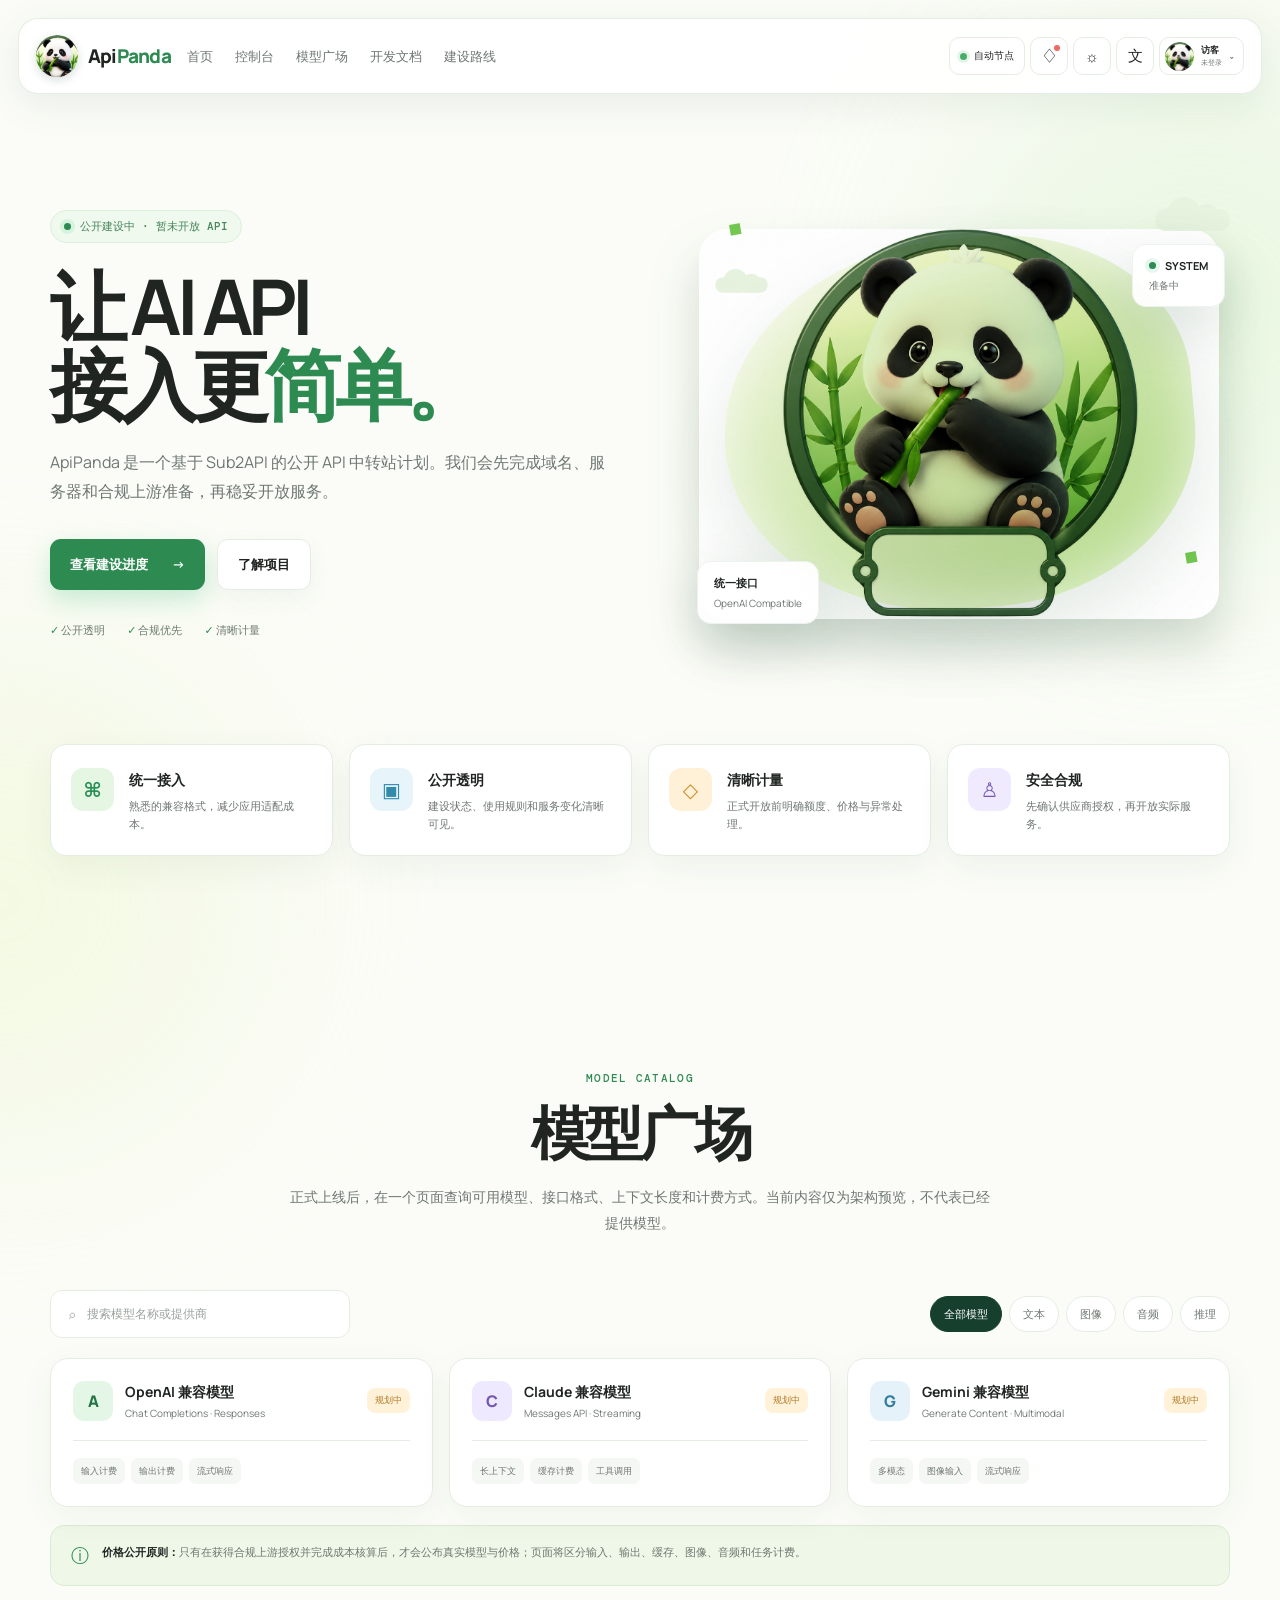
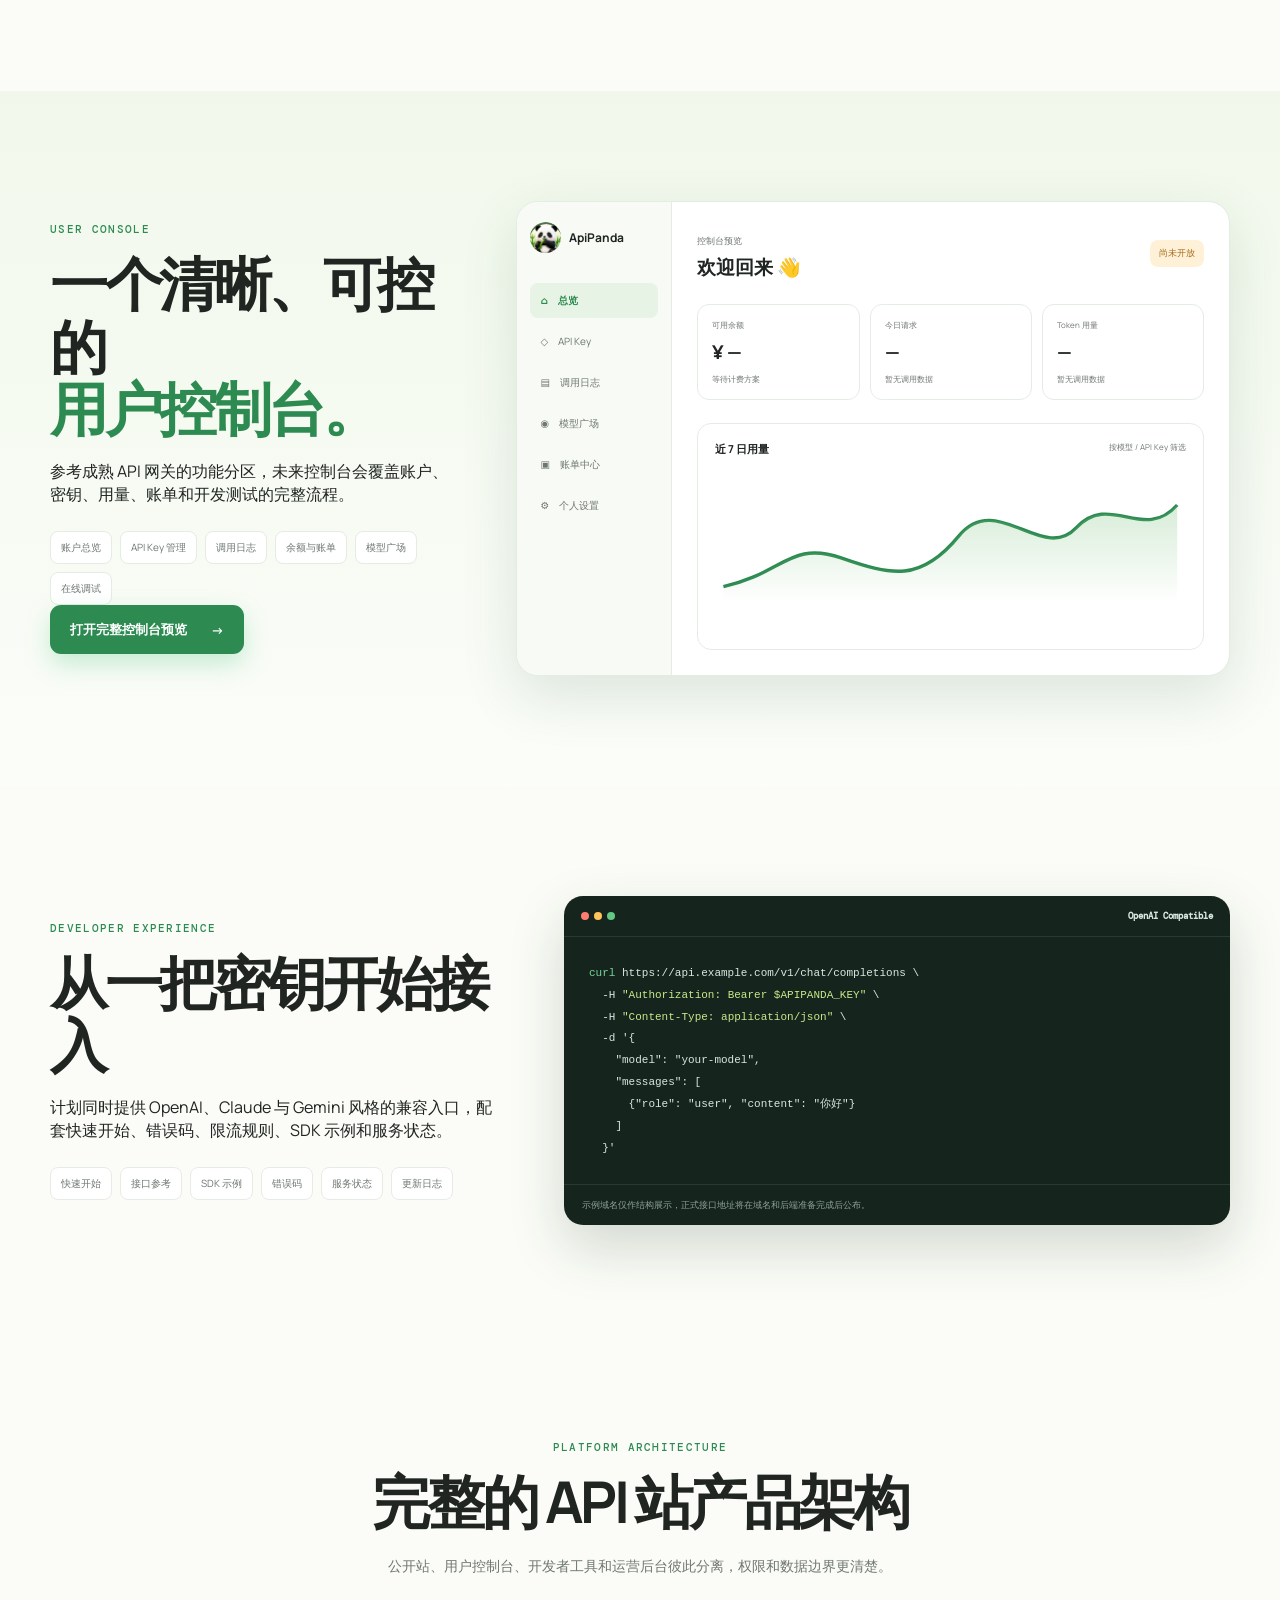
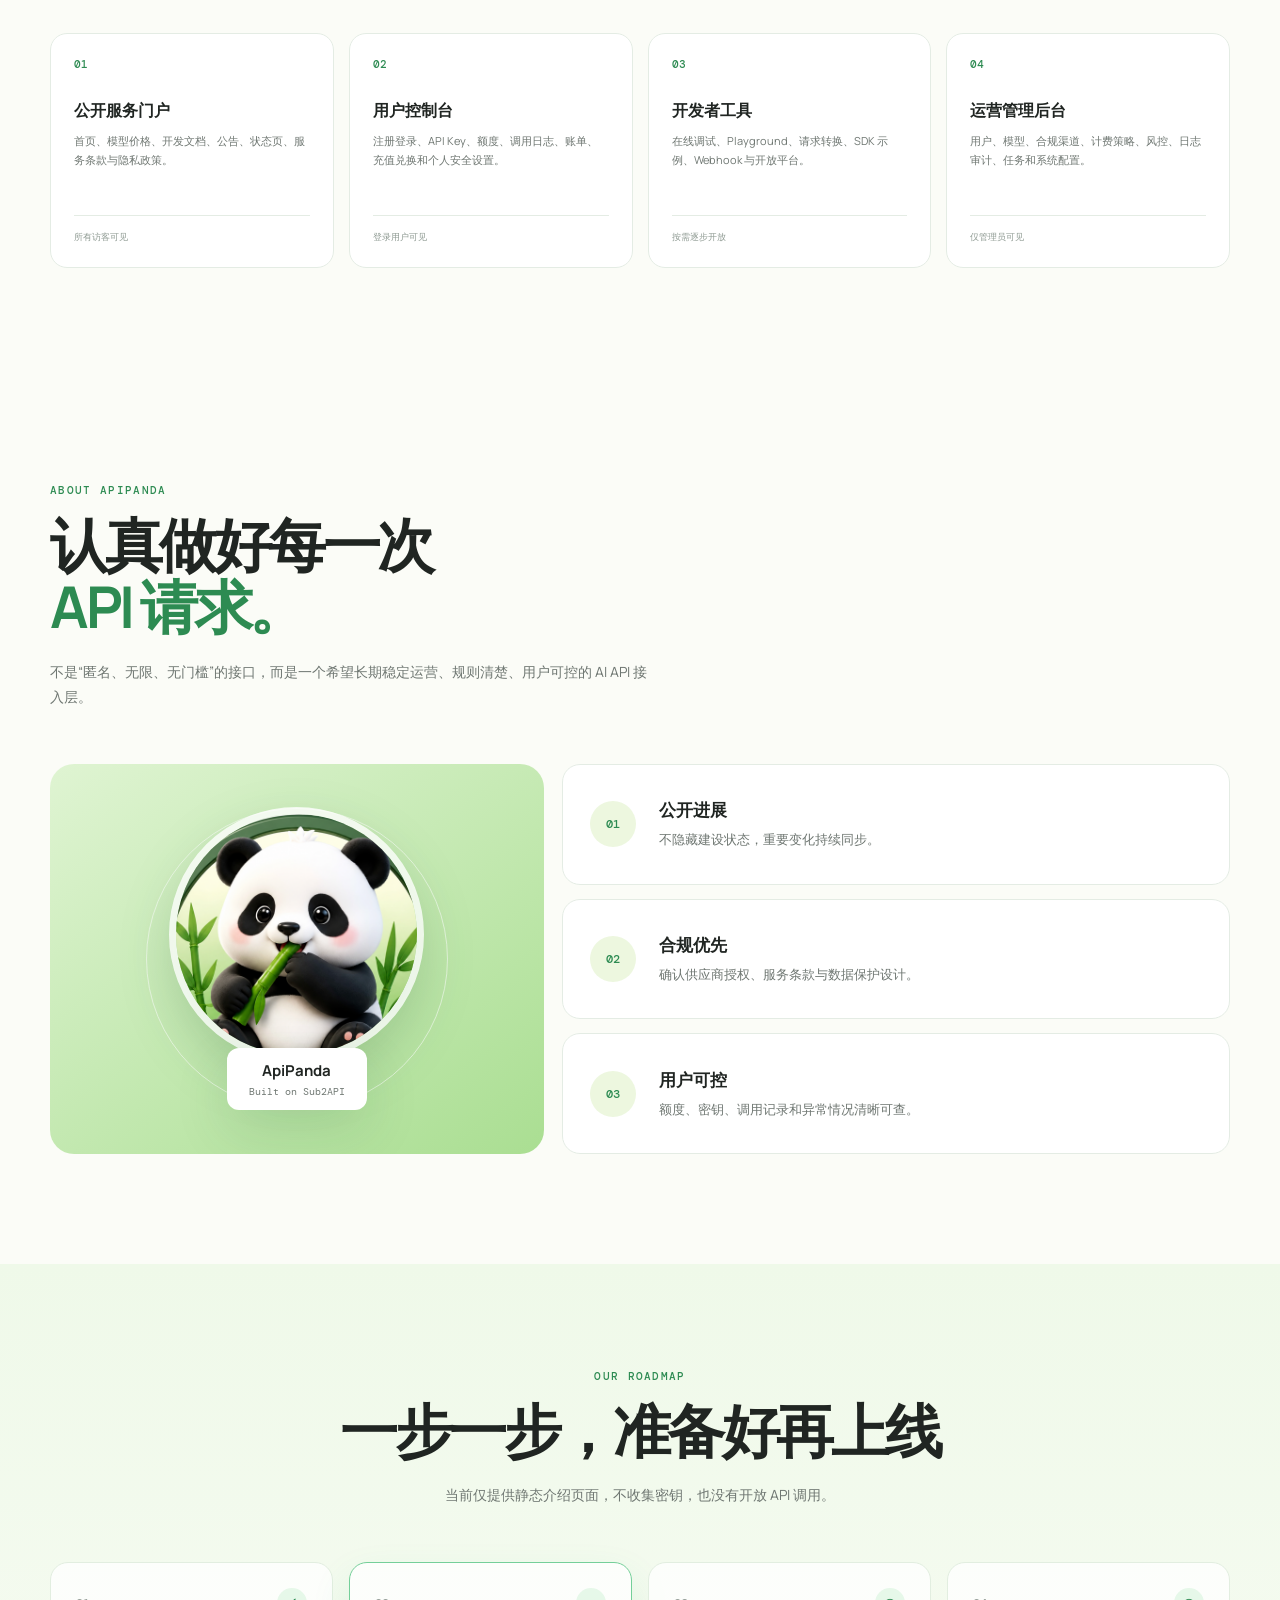
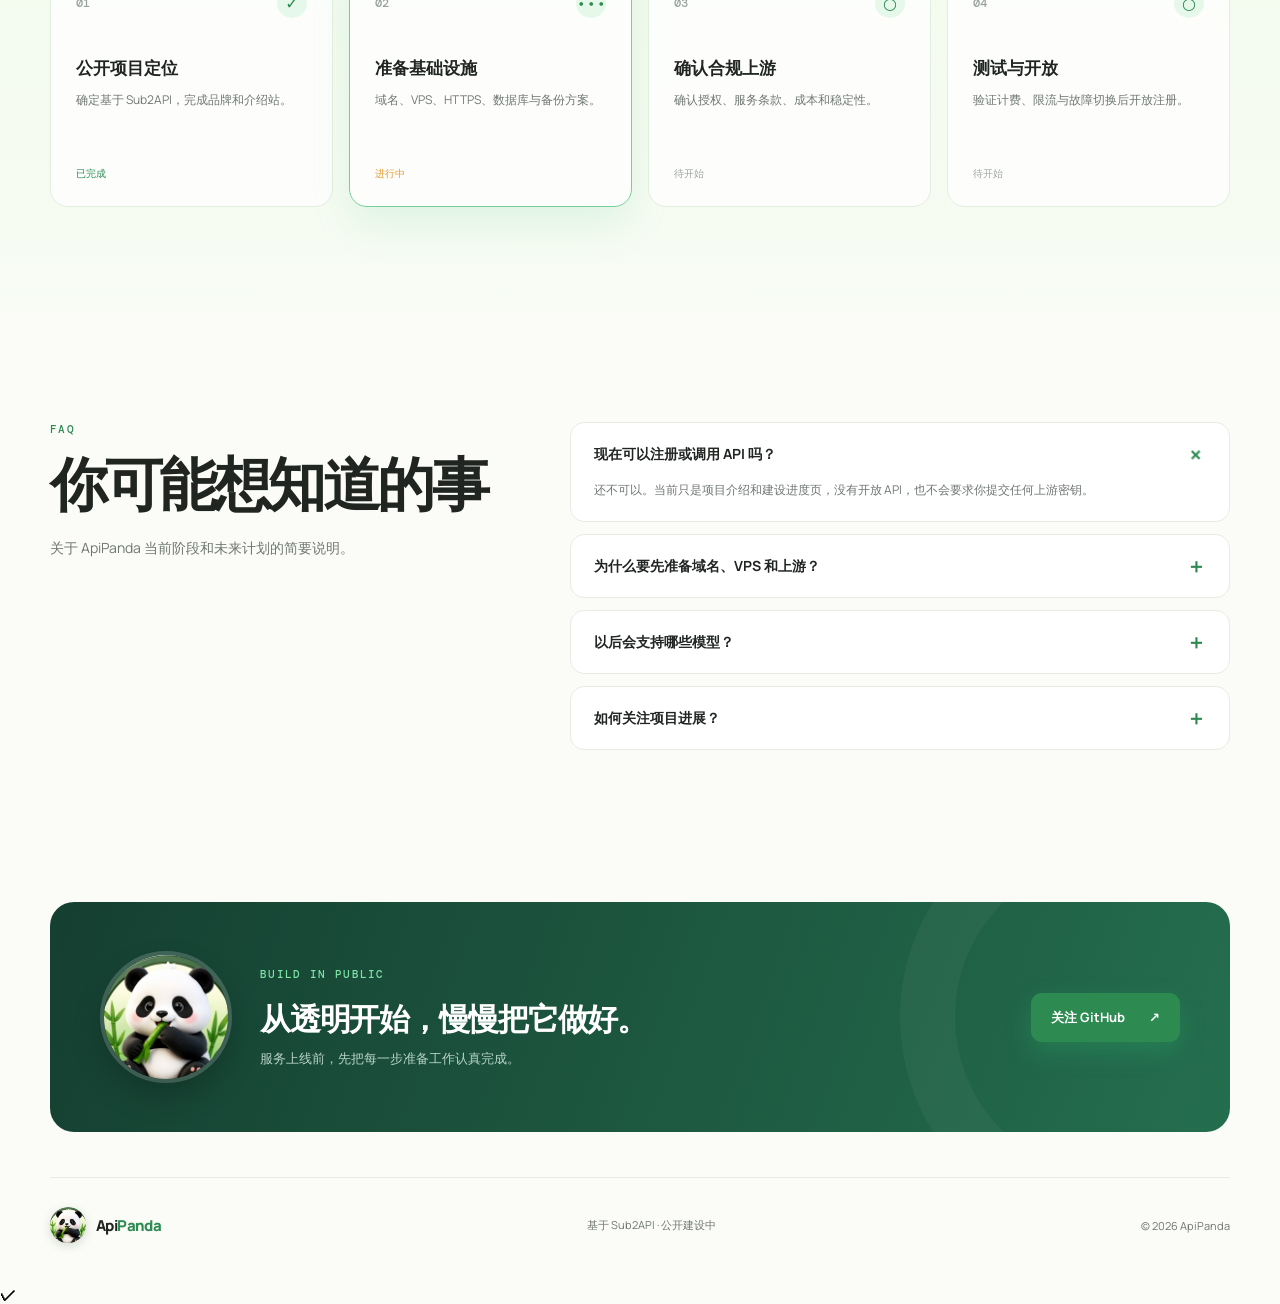
<file: index.html>
<!doctype html>
<html lang="zh-CN">
  <head>
    <meta charset="UTF-8" />
    <meta name="viewport" content="width=device-width, initial-scale=1.0" />
    <meta name="description" content="ApiPanda：一个基于 Sub2API、公开透明建设中的 AI API 接入服务。" />
    <meta name="theme-color" content="#2fba70" />
    <title>ApiPanda · 让 AI API 接入更简单</title>
    <link rel="icon" href="apipanda-chibi-icon.png?v=20260713-2" type="image/png" />
    <link rel="preconnect" href="https://fonts.googleapis.com" />
    <link rel="preconnect" href="https://fonts.gstatic.com" crossorigin />
    <link href="https://fonts.googleapis.com/css2?family=DM+Mono:wght@400;500&family=Manrope:wght@400;500;600;700;800&display=swap" rel="stylesheet" />
    <link rel="stylesheet" href="styles.css?v=20260714-1" />
  </head>
  <body>
    <div class="page-glow glow-one"></div><div class="page-glow glow-two"></div>
    <header class="site-header shell">
      <a class="brand" href="#top" aria-label="ApiPanda 首页"><img src="apipanda-chibi-icon.png?v=20260713-2" alt="" /><span>Api<span>Panda</span></span></a>
      <nav class="nav-links" aria-label="主导航">
        <a href="#top" data-i18n="home">首页</a><a href="console.html" data-i18n="console">控制台</a><a href="#models" data-i18n="models">模型广场</a><a href="#docs" data-i18n="docs">开发文档</a><a href="#roadmap" data-i18n="roadmap">建设路线</a>
      </nav>
      <div class="header-tools">
        <div class="tool-menu"><button class="tool-trigger node-trigger" aria-expanded="false"><i class="live-dot"></i><span class="node-name">自动节点</span><b>⌄</b></button><div class="tool-popover node-popover"><strong>节点切换</strong><p>选择访问延迟更低的服务节点</p><button class="choice active" data-node="自动节点"><span><i></i>自动选择<small>推荐 · 根据延迟切换</small></span><b>✓</b></button><button class="choice" data-node="亚太节点"><span><i></i>亚太节点<small>规划中</small></span></button><button class="choice" data-node="全球节点"><span><i></i>全球节点<small>规划中</small></span></button></div></div>
        <div class="tool-menu"><button class="icon-trigger notice-trigger" aria-label="系统通知" aria-expanded="false">♢<i class="notice-dot"></i></button><div class="tool-popover notice-popover"><div class="popover-head"><strong>系统通知</strong><button class="read-all">全部已读</button></div><article class="unread"><i></i><div><b>静态控制台已更新</b><p>新增订单中心、使用日志和等级权益。</p><time>刚刚</time></div></article><article><i></i><div><b>API 服务尚未开放</b><p>请勿提交密钥或进行充值操作。</p><time>项目公告</time></div></article><a href="#roadmap">查看全部通知 →</a></div></div>
        <div class="tool-menu"><button class="icon-trigger theme-trigger" aria-label="模式切换" aria-expanded="false"><span class="theme-icon">☼</span></button><div class="tool-popover compact-popover theme-popover"><strong>显示模式</strong><button class="theme-choice active" data-theme="light"><i>☼</i><span>浅色模式</span><b>✓</b></button><button class="theme-choice" data-theme="dark"><i>☾</i><span>深色模式</span></button><button class="theme-choice" data-theme="system"><i>◐</i><span>跟随系统</span></button></div></div>
        <div class="tool-menu"><button class="icon-trigger language-trigger" aria-label="语言切换" aria-expanded="false"><span>文</span></button><div class="tool-popover compact-popover language-popover"><strong>界面语言</strong><button class="language-choice active" data-lang="zh"><span>简体中文</span><b>✓</b></button><button class="language-choice" data-lang="en"><span>English</span></button><button class="language-choice" data-lang="ja"><span>日本語</span></button><button class="language-choice" data-lang="ko"><span>한국어</span></button></div></div>
        <div class="tool-menu user-tool"><button class="user-trigger" aria-expanded="false"><img src="apipanda-chibi-icon.png?v=20260713-2" alt="" /><span>访客<small>未登录</small></span><b>⌄</b></button><div class="tool-popover user-popover"><div class="user-card"><img src="apipanda-chibi-icon.png?v=20260713-2" alt="" /><div><b>访客用户</b><span>登录后管理账户</span></div></div><a href="console.html">进入控制台</a><a href="console.html">API Key 管理</a><a href="console.html">订单与账单</a><hr/><button class="login-button">登录 / 注册</button></div></div>
      </div>
      <button class="menu-button" aria-label="打开菜单" aria-expanded="false">☰</button>
    </header>

    <main id="top">
      <section class="hero shell">
        <div class="hero-copy reveal">
          <div class="status-pill"><i></i> 公开建设中 · 暂未开放 API</div>
          <h1>让 AI API<br />接入更<span>简单。</span></h1>
          <p>ApiPanda 是一个基于 Sub2API 的公开 API 中转站计划。我们会先完成域名、服务器和合规上游准备，再稳妥开放服务。</p>
          <div class="hero-actions"><a class="button primary" href="#roadmap">查看建设进度 <span>→</span></a><a class="button secondary" href="#about">了解项目</a></div>
          <div class="trust-row"><span>✓ 公开透明</span><span>✓ 合规优先</span><span>✓ 清晰计量</span></div>
        </div>
        <div class="hero-art reveal">
          <span class="leaf leaf-a">◆</span><span class="leaf leaf-b">◆</span><span class="cloud cloud-a"></span><span class="cloud cloud-b"></span>
          <div class="panda-halo"></div><img class="hero-panda" src="apipanda-chibi.png?v=20260713-2" alt="ApiPanda Q版熊猫品牌图" />
          <div class="float-card card-status"><b><i></i> SYSTEM</b><span>准备中</span></div>
          <div class="float-card card-route"><b>统一接口</b><span>OpenAI Compatible</span></div>
        </div>
      </section>

      <section id="features" class="feature-cards shell">
        <article><span class="feature-icon green">⌘</span><div><h3>统一接入</h3><p>熟悉的兼容格式，减少应用适配成本。</p></div></article>
        <article><span class="feature-icon blue">▣</span><div><h3>公开透明</h3><p>建设状态、使用规则和服务变化清晰可见。</p></div></article>
        <article><span class="feature-icon orange">◇</span><div><h3>清晰计量</h3><p>正式开放前明确额度、价格与异常处理。</p></div></article>
        <article><span class="feature-icon purple">♙</span><div><h3>安全合规</h3><p>先确认供应商授权，再开放实际服务。</p></div></article>
      </section>

      <section id="models" class="product-section shell">
        <div class="center-heading"><p class="eyebrow">MODEL CATALOG</p><h2>模型广场</h2><p>正式上线后，在一个页面查询可用模型、接口格式、上下文长度和计费方式。当前内容仅为架构预览，不代表已经提供模型。</p></div>
        <div class="model-toolbar"><div class="fake-search">⌕　搜索模型名称或提供商</div><div class="filter-chips"><span class="active">全部模型</span><span>文本</span><span>图像</span><span>音频</span><span>推理</span></div></div>
        <div class="model-grid">
          <article><div class="model-head"><span class="model-logo">A</span><div><h3>OpenAI 兼容模型</h3><p>Chat Completions · Responses</p></div><b>规划中</b></div><div class="model-meta"><span>输入计费</span><span>输出计费</span><span>流式响应</span></div></article>
          <article><div class="model-head"><span class="model-logo purple">C</span><div><h3>Claude 兼容模型</h3><p>Messages API · Streaming</p></div><b>规划中</b></div><div class="model-meta"><span>长上下文</span><span>缓存计费</span><span>工具调用</span></div></article>
          <article><div class="model-head"><span class="model-logo blue">G</span><div><h3>Gemini 兼容模型</h3><p>Generate Content · Multimodal</p></div><b>规划中</b></div><div class="model-meta"><span>多模态</span><span>图像输入</span><span>流式响应</span></div></article>
        </div>
        <div class="notice-bar"><span>ⓘ</span><p><b>价格公开原则：</b>只有在获得合规上游授权并完成成本核算后，才会公布真实模型与价格；页面将区分输入、输出、缓存、图像、音频和任务计费。</p></div>
      </section>

      <section id="console" class="console-wrap">
        <div class="shell console-layout">
          <div class="section-heading"><p class="eyebrow">USER CONSOLE</p><h2>一个清晰、可控的<br /><span>用户控制台。</span></h2><p>参考成熟 API 网关的功能分区，未来控制台会覆盖账户、密钥、用量、账单和开发测试的完整流程。</p>
            <div class="module-list"><span>账户总览</span><span>API Key 管理</span><span>调用日志</span><span>余额与账单</span><span>模型广场</span><span>在线调试</span></div><a class="button primary console-entry" href="console.html">打开完整控制台预览 <span>→</span></a>
          </div>
          <div class="dashboard-mockup">
            <aside><div class="mini-brand"><img src="apipanda-chibi-icon.png?v=20260713-2" alt="" /><b>ApiPanda</b></div><nav><span class="active">⌂　总览</span><span>◇　API Key</span><span>▤　调用日志</span><span>◉　模型广场</span><span>▣　账单中心</span><span>⚙　个人设置</span></nav></aside>
            <div class="dash-main"><header><div><small>控制台预览</small><h3>欢迎回来 👋</h3></div><span class="coming-badge">尚未开放</span></header><div class="metric-row"><article><span>可用余额</span><b>¥ —</b><small>等待计费方案</small></article><article><span>今日请求</span><b>—</b><small>暂无调用数据</small></article><article><span>Token 用量</span><b>—</b><small>暂无调用数据</small></article></div><div class="chart-card"><div><b>近 7 日用量</b><span>按模型 / API Key 筛选</span></div><svg viewBox="0 0 560 150" role="img" aria-label="用量图表示意"><path d="M10 125 C80 110 90 70 150 91 S245 120 290 65 S390 98 430 55 S510 73 550 28" fill="none" stroke="#2d8b52" stroke-width="4"/><path d="M10 125 C80 110 90 70 150 91 S245 120 290 65 S390 98 430 55 S510 73 550 28 L550 145 L10 145Z" fill="url(#area)"/><defs><linearGradient id="area" x1="0" y1="0" x2="0" y2="1"><stop stop-color="#73bd75" stop-opacity=".28"/><stop offset="1" stop-color="#73bd75" stop-opacity="0"/></linearGradient></defs></svg></div></div>
          </div>
        </div>
      </section>

      <section id="docs" class="section docs-section shell">
        <div class="section-heading"><p class="eyebrow">DEVELOPER EXPERIENCE</p><h2>从一把密钥开始接入</h2><p>计划同时提供 OpenAI、Claude 与 Gemini 风格的兼容入口，配套快速开始、错误码、限流规则、SDK 示例和服务状态。</p><div class="docs-links"><span>快速开始</span><span>接口参考</span><span>SDK 示例</span><span>错误码</span><span>服务状态</span><span>更新日志</span></div></div>
        <div class="code-window"><div class="code-top"><span><i></i><i></i><i></i></span><b>OpenAI Compatible</b></div><pre><code><span>curl</span> https://api.example.com/v1/chat/completions \
  -H <em>"Authorization: Bearer $APIPANDA_KEY"</em> \
  -H <em>"Content-Type: application/json"</em> \
  -d '{
    "model": "your-model",
    "messages": [
      {"role": "user", "content": "你好"}
    ]
  }'</code></pre><p>示例域名仅作结构展示，正式接口地址将在域名和后端准备完成后公布。</p></div>
      </section>

      <section class="architecture shell">
        <div class="center-heading"><p class="eyebrow">PLATFORM ARCHITECTURE</p><h2>完整的 API 站产品架构</h2><p>公开站、用户控制台、开发者工具和运营后台彼此分离，权限和数据边界更清楚。</p></div>
        <div class="architecture-grid">
          <article><span>01</span><h3>公开服务门户</h3><p>首页、模型价格、开发文档、公告、状态页、服务条款与隐私政策。</p><div>所有访客可见</div></article>
          <article><span>02</span><h3>用户控制台</h3><p>注册登录、API Key、额度、调用日志、账单、充值兑换和个人安全设置。</p><div>登录用户可见</div></article>
          <article><span>03</span><h3>开发者工具</h3><p>在线调试、Playground、请求转换、SDK 示例、Webhook 与开放平台。</p><div>按需逐步开放</div></article>
          <article><span>04</span><h3>运营管理后台</h3><p>用户、模型、合规渠道、计费策略、风控、日志审计、任务和系统配置。</p><div>仅管理员可见</div></article>
        </div>
      </section>

      <section id="about" class="section shell">
        <div class="section-heading"><p class="eyebrow">ABOUT APIPANDA</p><h2>认真做好每一次<br /><span>API 请求。</span></h2><p>不是“匿名、无限、无门槛”的接口，而是一个希望长期稳定运营、规则清楚、用户可控的 AI API 接入层。</p></div>
        <div class="about-panel">
          <div class="about-visual"><img src="apipanda-chibi-icon.png?v=20260713-2" alt="" /><div><b>ApiPanda</b><span>Built on Sub2API</span></div></div>
          <div class="principles"><article><span>01</span><div><h3>公开进展</h3><p>不隐藏建设状态，重要变化持续同步。</p></div></article><article><span>02</span><div><h3>合规优先</h3><p>确认供应商授权、服务条款与数据保护设计。</p></div></article><article><span>03</span><div><h3>用户可控</h3><p>额度、密钥、调用记录和异常情况清晰可查。</p></div></article></div>
        </div>
      </section>

      <section id="roadmap" class="roadmap-wrap">
        <div class="shell"><div class="center-heading"><p class="eyebrow">OUR ROADMAP</p><h2>一步一步，准备好再上线</h2><p>当前仅提供静态介绍页面，不收集密钥，也没有开放 API 调用。</p></div>
          <div class="roadmap-grid">
            <article class="done"><div class="step-top"><span>01</span><i>✓</i></div><h3>公开项目定位</h3><p>确定基于 Sub2API，完成品牌和介绍站。</p><b>已完成</b></article>
            <article class="active"><div class="step-top"><span>02</span><i>•••</i></div><h3>准备基础设施</h3><p>域名、VPS、HTTPS、数据库与备份方案。</p><b>进行中</b></article>
            <article><div class="step-top"><span>03</span><i>○</i></div><h3>确认合规上游</h3><p>确认授权、服务条款、成本和稳定性。</p><b>待开始</b></article>
            <article><div class="step-top"><span>04</span><i>○</i></div><h3>测试与开放</h3><p>验证计费、限流与故障切换后开放注册。</p><b>待开始</b></article>
          </div>
        </div>
      </section>

      <section id="faq" class="section faq-section shell">
        <div class="section-heading"><p class="eyebrow">FAQ</p><h2>你可能想知道的事</h2><p>关于 ApiPanda 当前阶段和未来计划的简要说明。</p></div>
        <div class="faq-list">
          <details open><summary>现在可以注册或调用 API 吗？<span>＋</span></summary><p>还不可以。当前只是项目介绍和建设进度页，没有开放 API，也不会要求你提交任何上游密钥。</p></details>
          <details><summary>为什么要先准备域名、VPS 和上游？<span>＋</span></summary><p>它们分别关系到稳定访问、服务运行和合法授权。准备完整后再部署，才能更可靠地提供服务。</p></details>
          <details><summary>以后会支持哪些模型？<span>＋</span></summary><p>最终以获得合法授权、成本可控且稳定可用的供应商为准，不会在授权不明确时提供模型。</p></details>
          <details><summary>如何关注项目进展？<span>＋</span></summary><p>可以关注我们的 GitHub 仓库。后续更新日志、部署文档和服务状态都会逐步公开。</p></details>
        </div>
      </section>

      <section class="cta shell"><img src="apipanda-chibi-icon.png?v=20260713-2" alt="" /><div><p class="eyebrow">BUILD IN PUBLIC</p><h2>从透明开始，慢慢把它做好。</h2><p>服务上线前，先把每一步准备工作认真完成。</p></div><a class="button primary" href="https://github.com/Henry0620-tuzi/apipanda" target="_blank" rel="noreferrer">关注 GitHub <span>↗</span></a></section>
    </main>
    <footer class="site-footer shell"><a class="brand" href="#top"><img src="apipanda-chibi-icon.png?v=20260713-2" alt="" /><span>Api<span>Panda</span></span></a><p>基于 Sub2API · 公开建设中</p><p>© <span id="year"></span> ApiPanda</p></footer>
    <script src="script.js?v=20260714-1"></script>
  </body>
</html>
</file>
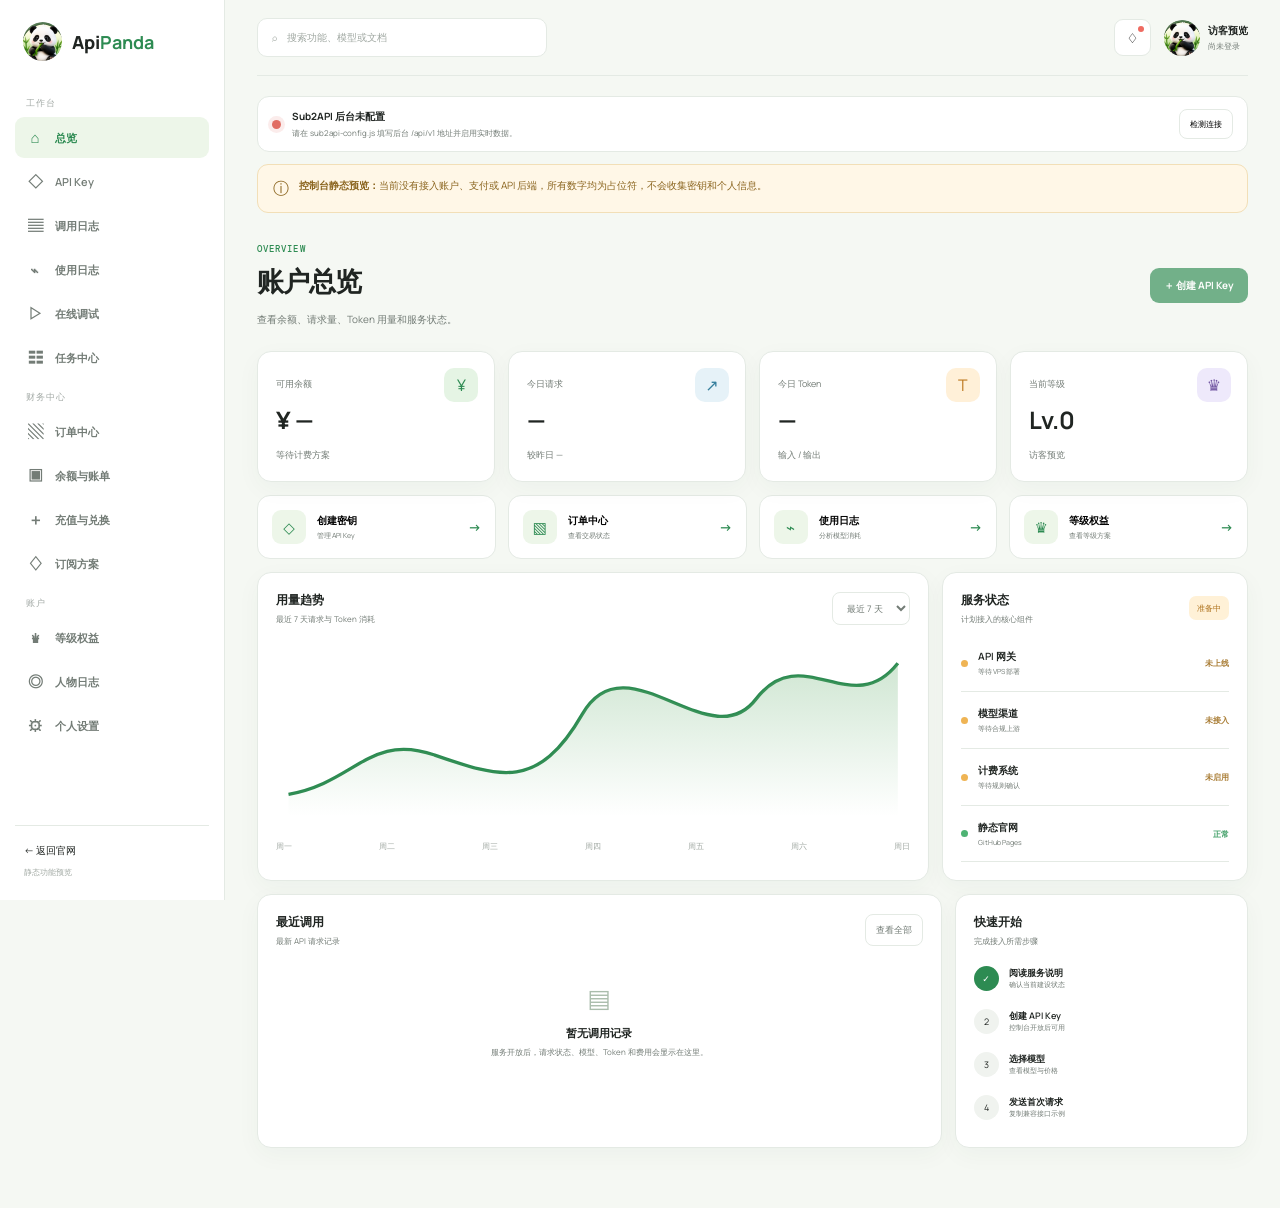
<file: console.html>
<!doctype html>
<html lang="zh-CN">
<head>
  <meta charset="UTF-8" /><meta name="viewport" content="width=device-width, initial-scale=1.0" />
  <meta name="theme-color" content="#f5f8f3" /><title>ApiPanda 控制台预览</title>
  <link rel="icon" href="apipanda-chibi-icon.png?v=20260713-2" type="image/png" />
  <link rel="preconnect" href="https://fonts.googleapis.com" /><link rel="preconnect" href="https://fonts.gstatic.com" crossorigin />
  <link href="https://fonts.googleapis.com/css2?family=DM+Mono:wght@400;500&family=Manrope:wght@400;500;600;700;800&display=swap" rel="stylesheet" />
  <link rel="stylesheet" href="console.css?v=3" />
</head>
<body>
  <div class="console-shell">
    <aside class="sidebar">
      <a class="console-brand" href="index.html"><img src="apipanda-chibi-icon.png?v=20260713-2" alt="" /><span>Api<b>Panda</b></span></a>
      <div class="side-label">工作台</div><nav>
        <button class="nav-item active" data-page="overview"><i>⌂</i><span>总览</span></button>
        <button class="nav-item" data-page="keys"><i>◇</i><span>API Key</span></button>
        <button class="nav-item" data-page="logs"><i>▤</i><span>调用日志</span></button>
        <button class="nav-item" data-page="usage"><i>⌁</i><span>使用日志</span></button>
        <button class="nav-item" data-page="playground"><i>▷</i><span>在线调试</span></button>
        <button class="nav-item" data-page="tasks"><i>☷</i><span>任务中心</span></button>
      </nav>
      <div class="side-label">财务中心</div><nav>
        <button class="nav-item" data-page="orders"><i>▧</i><span>订单中心</span></button>
        <button class="nav-item" data-page="billing"><i>▣</i><span>余额与账单</span></button>
        <button class="nav-item" data-page="topup"><i>＋</i><span>充值与兑换</span></button>
        <button class="nav-item" data-page="subscription"><i>♢</i><span>订阅方案</span></button>
      </nav>
      <div class="side-label">账户</div><nav><button class="nav-item" data-page="benefits"><i>♛</i><span>等级权益</span></button><button class="nav-item" data-page="activity"><i>◎</i><span>人物日志</span></button><button class="nav-item" data-page="profile"><i>⚙</i><span>个人设置</span></button></nav>
      <div class="sidebar-bottom"><a href="index.html">← 返回官网</a><span>静态功能预览</span></div>
    </aside>
    <main class="console-main">
      <header class="topbar"><button class="mobile-menu" aria-label="打开菜单">☰</button><div class="search">⌕　搜索功能、模型或文档</div><div class="top-actions"><button title="通知">♢<i></i></button><div class="avatar"><img src="apipanda-chibi-icon.png?v=20260713-2" alt="" /><span>访客预览<small>尚未登录</small></span></div></div></header>
      <div class="backend-status" id="backend-status"><span class="backend-light"></span><div><b>Sub2API 后台未连接</b><p>当前使用安全预览数据；配置 VPS 后台地址后可启用实时账户、密钥、用量与订单。</p></div><button id="backend-check">检测连接</button></div>
      <div class="preview-banner"><span>ⓘ</span><p><b>控制台静态预览：</b>当前没有接入账户、支付或 API 后端，所有数字均为占位符，不会收集密钥和个人信息。</p></div>
      <section class="console-page active" id="page-overview">
        <div class="page-title"><div><p>OVERVIEW</p><h1>账户总览</h1><span>查看余额、请求量、Token 用量和服务状态。</span></div><button class="disabled-action">＋ 创建 API Key</button></div>
        <div class="stats-grid"><article><span>可用余额</span><b>¥ —</b><small>等待计费方案</small><i class="green">¥</i></article><article><span>今日请求</span><b>—</b><small>较昨日 —</small><i class="blue">↗</i></article><article><span>今日 Token</span><b>—</b><small>输入 / 输出</small><i class="orange">T</i></article><article><span>当前等级</span><b>Lv.0</b><small>访客预览</small><i class="purple">♛</i></article></div>
        <div class="quick-grid"><button data-jump="keys"><i>◇</i><span>创建密钥<small>管理 API Key</small></span><b>→</b></button><button data-jump="orders"><i>▧</i><span>订单中心<small>查看交易状态</small></span><b>→</b></button><button data-jump="usage"><i>⌁</i><span>使用日志<small>分析模型消耗</small></span><b>→</b></button><button data-jump="benefits"><i>♛</i><span>等级权益<small>查看等级方案</small></span><b>→</b></button></div>
        <div class="overview-grid"><article class="usage-card"><div class="card-head"><div><h3>用量趋势</h3><p>最近 7 天请求与 Token 消耗</p></div><select><option>最近 7 天</option></select></div><svg viewBox="0 0 760 230"><path d="M15 192 C95 178 112 118 190 145 S314 188 367 96 S520 150 575 78 S690 105 745 35" fill="none" stroke="#2d8b52" stroke-width="4"/><path d="M15 192 C95 178 112 118 190 145 S314 188 367 96 S520 150 575 78 S690 105 745 35 L745 218 L15 218Z" fill="url(#g)"/><defs><linearGradient id="g" x1="0" y1="0" x2="0" y2="1"><stop stop-color="#62ad6c" stop-opacity=".3"/><stop offset="1" stop-color="#62ad6c" stop-opacity="0"/></linearGradient></defs></svg><div class="axis"><span>周一</span><span>周二</span><span>周三</span><span>周四</span><span>周五</span><span>周六</span><span>周日</span></div></article><article class="status-card"><div class="card-head"><div><h3>服务状态</h3><p>计划接入的核心组件</p></div><span class="pending">准备中</span></div><ul><li><i></i><span>API 网关<small>等待 VPS 部署</small></span><b>未上线</b></li><li><i></i><span>模型渠道<small>等待合规上游</small></span><b>未接入</b></li><li><i></i><span>计费系统<small>等待规则确认</small></span><b>未启用</b></li><li><i class="ok"></i><span>静态官网<small>GitHub Pages</small></span><b class="ok-text">正常</b></li></ul></article></div>
        <div class="bottom-grid"><article><div class="card-head"><div><h3>最近调用</h3><p>最新 API 请求记录</p></div><button>查看全部</button></div><div class="empty"><span>▤</span><b>暂无调用记录</b><p>服务开放后，请求状态、模型、Token 和费用会显示在这里。</p></div></article><article><div class="card-head"><div><h3>快速开始</h3><p>完成接入所需步骤</p></div></div><ol class="steps"><li class="done"><i>✓</i><span>阅读服务说明<small>确认当前建设状态</small></span></li><li><i>2</i><span>创建 API Key<small>控制台开放后可用</small></span></li><li><i>3</i><span>选择模型<small>查看模型与价格</small></span></li><li><i>4</i><span>发送首次请求<small>复制兼容接口示例</small></span></li></ol></article></div>
      </section>
      <section class="console-page" id="page-keys"><div class="page-title"><div><p>API KEY</p><h1>API Key 管理</h1><span>创建、分组、限额、禁用和删除访问密钥。</span></div><button class="disabled-action">＋ 创建密钥</button></div><div class="toolbar"><div class="table-search">⌕　搜索密钥名称</div><button>全部分组</button><button>全部状态</button></div><div class="data-card"><table><thead><tr><th>名称</th><th>密钥</th><th>分组</th><th>额度</th><th>状态</th><th>创建时间</th><th></th></tr></thead></table><div class="empty large"><span>◇</span><b>还没有 API Key</b><p>后端上线后，你可以创建独立密钥，并为每个项目设置额度、模型权限和有效期。</p></div></div></section>
      <section class="console-page" id="page-logs"><div class="page-title"><div><p>USAGE LOGS</p><h1>调用日志</h1><span>按时间、密钥、模型和请求状态筛选调用记录。</span></div><button>导出记录</button></div><div class="filter-panel"><div><label>时间范围</label><button>最近 24 小时　⌄</button></div><div><label>API Key</label><button>全部密钥　⌄</button></div><div><label>模型</label><button>全部模型　⌄</button></div><div><label>状态</label><button>全部状态　⌄</button></div><button class="query">查询</button></div><div class="data-card"><table><thead><tr><th>时间</th><th>模型</th><th>API Key</th><th>输入 Token</th><th>输出 Token</th><th>费用</th><th>状态</th></tr></thead></table><div class="empty large"><span>▤</span><b>暂无调用日志</b><p>正式服务开放后，每次请求的用量和结果都会在这里显示。</p></div></div></section>
      <section class="console-page" id="page-usage"><div class="page-title"><div><p>USAGE ANALYTICS</p><h1>使用日志</h1><span>从模型、密钥、项目和计费维度分析资源消耗。</span></div><button>导出 CSV</button></div><div class="usage-summary"><article><span>总请求数</span><b>—</b><small>当前周期</small></article><article><span>输入 Token</span><b>—</b><small>缓存读取另计</small></article><article><span>输出 Token</span><b>—</b><small>补全消耗</small></article><article><span>总费用</span><b>¥ —</b><small>账单周期</small></article></div><div class="filter-panel"><div><label>统计周期</label><button>本月　⌄</button></div><div><label>项目</label><button>全部项目　⌄</button></div><div><label>模型</label><button>全部模型　⌄</button></div><div><label>粒度</label><button>按日　⌄</button></div><button class="query">生成报表</button></div><div class="analytics-grid"><article><div class="card-head"><div><h3>模型消耗占比</h3><p>按费用统计</p></div></div><div class="donut"><span>暂无<br/>数据</span></div><div class="legend"><span><i></i>文本模型</span><span><i></i>图像模型</span><span><i></i>音频模型</span></div></article><article><div class="card-head"><div><h3>项目用量排行</h3><p>按 API Key 分组</p></div></div><div class="empty"><span>⌁</span><b>暂无用量数据</b><p>接入后将展示项目请求量、Token 和费用排名。</p></div></article></div></section>
      <section class="console-page" id="page-playground"><div class="page-title"><div><p>PLAYGROUND</p><h1>在线调试</h1><span>选择模型、调整参数并测试兼容接口。</span></div><button class="disabled-action">发送请求　→</button></div><div class="playground"><div class="play-config"><label>接口协议</label><select><option>OpenAI Compatible</option><option>Claude Compatible</option><option>Gemini Compatible</option></select><label>模型</label><select><option>请选择模型（尚未接入）</option></select><label>Temperature　<span>0.7</span></label><input type="range" min="0" max="2" step="0.1" value="0.7" /><label>Max Tokens</label><input value="2048" readonly /></div><div class="chat-box"><div class="chat-head"><b>对话测试</b><button>清空</button></div><div class="chat-empty"><img src="apipanda-chibi-icon.png?v=20260713-2" alt="" /><h3>开始一次测试对话</h3><p>模型接入后，可以在这里验证流式响应、工具调用和参数效果。</p></div><div class="prompt"><textarea placeholder="输入消息…" disabled></textarea><button disabled>↑</button></div></div></div></section>
      <section class="console-page" id="page-tasks"><div class="page-title"><div><p>TASK CENTER</p><h1>任务中心</h1><span>管理图像、视频、音频等异步生成任务。</span></div></div><div class="tabs"><button class="selected">全部任务</button><button>进行中</button><button>已完成</button><button>失败</button></div><div class="data-card"><div class="empty large"><span>☷</span><b>暂无异步任务</b><p>未来将在此查询任务进度、结果地址、耗时和费用。</p></div></div></section>
      <section class="console-page" id="page-orders"><div class="page-title"><div><p>ORDER CENTER</p><h1>订单中心</h1><span>集中管理充值、订阅、兑换和企业付款订单。</span></div><button>导出订单</button></div><div class="order-stats"><article><span>全部订单</span><b>0</b></article><article><span>待支付</span><b>0</b></article><article><span>已完成</span><b>0</b></article><article><span>已退款</span><b>0</b></article></div><div class="toolbar"><div class="table-search">⌕　订单号 / 商品名称</div><button>全部类型　⌄</button><button>全部状态　⌄</button><button>最近 30 天　⌄</button></div><div class="data-card"><table><thead><tr><th>订单号</th><th>订单类型</th><th>商品 / 金额</th><th>支付方式</th><th>订单状态</th><th>创建时间</th><th>操作</th></tr></thead></table><div class="empty large"><span>▧</span><b>暂无订单</b><p>充值、订阅和企业付款功能开放后，订单状态会统一显示在这里。</p></div></div></section>
      <section class="console-page" id="page-billing"><div class="page-title"><div><p>BILLING</p><h1>余额与账单</h1><span>查看账户余额、消费明细、月度账单和发票。</span></div><button class="disabled-action">充值余额</button></div><div class="billing-cards"><article><span>当前余额</span><b>¥ —</b><p>充值功能尚未开放</p></article><article><span>本月消费</span><b>¥ —</b><p>暂无消费记录</p></article><article><span>累计充值</span><b>¥ —</b><p>暂无充值记录</p></article></div><div class="data-card"><div class="card-head padded"><div><h3>账单明细</h3><p>充值、消费、退款与额度调整</p></div><button>下载账单</button></div><div class="empty"><span>▣</span><b>暂无账单记录</b><p>计费规则确认后再开放充值和账单功能。</p></div></div></section>
      <section class="console-page" id="page-topup"><div class="page-title"><div><p>TOP UP & REDEMPTION</p><h1>充值与兑换</h1><span>余额充值、兑换码和充值记录统一管理。</span></div></div><div class="topup-grid"><article><h3>充值余额</h3><p>充值渠道将在合规审核和计费方案确认后开放。</p><div class="amounts"><button>¥10</button><button>¥50</button><button>¥100</button><button>自定义</button></div><button class="wide disabled-action">暂未开放</button></article><article><h3>兑换码</h3><p>输入有效兑换码，将额度添加至当前账户。</p><input placeholder="请输入兑换码" disabled /><button class="wide disabled-action">立即兑换</button></article></div></section>
      <section class="console-page" id="page-subscription"><div class="page-title"><div><p>SUBSCRIPTION</p><h1>订阅方案</h1><span>面向稳定用量场景的周期额度与专属权益。</span></div></div><div class="plans"><article><h3>开发者</h3><b>待定<small>/ 月</small></b><p>适合个人项目和开发测试。</p><ul><li>基础模型访问</li><li>调用日志</li><li>标准限流</li></ul><button>规划中</button></article><article class="featured"><span>推荐</span><h3>专业版</h3><b>待定<small>/ 月</small></b><p>适合持续运行的应用服务。</p><ul><li>更高调用额度</li><li>用量分析</li><li>优先支持</li></ul><button>规划中</button></article><article><h3>团队版</h3><b>待定<small>/ 月</small></b><p>适合多人协作和企业项目。</p><ul><li>团队成员管理</li><li>独立项目密钥</li><li>账单与审计</li></ul><button>规划中</button></article></div></section>
      <section class="console-page" id="page-benefits"><div class="page-title"><div><p>LEVEL BENEFITS</p><h1>等级权益</h1><span>根据账户成长与合规使用情况，提供不同服务权益。</span></div></div><div class="level-hero"><div class="level-avatar"><img src="apipanda-chibi-icon.png?v=20260713-2" alt="" /><i>Lv.0</i></div><div><span>当前等级</span><h2>访客预览</h2><p>登录并完成账户验证后开始累计成长值。</p><div class="progress"><i></i></div><small>0 / 100 成长值</small></div><button class="disabled-action">查看成长规则</button></div><div class="benefit-levels"><article class="current"><span>Lv.0</span><h3>访客</h3><ul><li>浏览模型与文档</li><li>查看服务状态</li><li>控制台功能预览</li></ul><b>当前等级</b></article><article><span>Lv.1</span><h3>开发者</h3><ul><li>创建 API Key</li><li>标准调用额度</li><li>基础用量分析</li></ul><b>规划中</b></article><article><span>Lv.2</span><h3>专业用户</h3><ul><li>更高并发与限额</li><li>高级用量报表</li><li>优先技术支持</li></ul><b>规划中</b></article><article><span>Lv.3</span><h3>团队用户</h3><ul><li>成员与项目管理</li><li>账单及审计日志</li><li>专属服务方案</li></ul><b>规划中</b></article></div></section>
      <section class="console-page" id="page-activity"><div class="page-title"><div><p>ACCOUNT ACTIVITY</p><h1>人物日志</h1><span>记录当前账户的重要操作、安全事件和资料变更。</span></div><button>导出日志</button></div><div class="activity-note"><span>ⓘ</span><p>人物日志不同于 API 调用日志：这里记录登录、密钥操作、订单、兑换、安全设置和个人资料等账户行为。</p></div><div class="filter-panel activity-filter"><div><label>时间范围</label><button>最近 30 天　⌄</button></div><div><label>行为类型</label><button>全部行为　⌄</button></div><div><label>操作结果</label><button>全部结果　⌄</button></div><div><label>设备 / IP</label><button>全部设备　⌄</button></div><button class="query">查询</button></div><div class="data-card"><table><thead><tr><th>时间</th><th>人物 / 用户</th><th>行为</th><th>对象</th><th>设备与 IP</th><th>结果</th><th>详情</th></tr></thead></table><div class="empty large"><span>◎</span><b>暂无人物日志</b><p>账户系统上线后，这里将形成可追溯的安全与操作记录。</p></div></div></section>
      <section class="console-page" id="page-profile"><div class="page-title"><div><p>ACCOUNT SETTINGS</p><h1>个人设置</h1><span>管理账户资料、安全验证和通知偏好。</span></div></div><div class="settings-grid"><article><h3>基本资料</h3><div class="form-row"><label>头像</label><div class="profile-avatar"><img src="apipanda-chibi-icon.png?v=20260713-2" alt="" /><button>更换头像</button></div></div><div class="form-row"><label>显示名称</label><input value="访客预览" disabled /></div><div class="form-row"><label>邮箱地址</label><input value="登录后显示" disabled /></div><button class="disabled-action">保存修改</button></article><article><h3>账户安全</h3><div class="security-item"><span>登录密码<small>建议定期更新密码</small></span><button>修改</button></div><div class="security-item"><span>两步验证<small>登录时增加额外验证</small></span><button>未启用</button></div><div class="security-item"><span>登录设备<small>查看并管理活跃会话</small></span><button>查看</button></div></article></div></section>
    </main>
  </div>
  <script src="sub2api-config.js?v=1"></script><script src="sub2api-client.js?v=1"></script><script src="console.js?v=3"></script>
</body></html>
</file>
<file: styles.css>
:root{--green:#2d8b52;--green-dark:#163f2d;--green-soft:#edf7df;--ink:#202522;--muted:#6f7772;--line:#e4ece4;--paper:#fbfcf7;--white:#fff;--shadow:0 20px 55px rgba(27,74,45,.13)}
*{box-sizing:border-box}html{scroll-behavior:smooth}body{margin:0;background:var(--paper);color:var(--ink);font-family:Manrope,system-ui,sans-serif;overflow-x:hidden}a{color:inherit;text-decoration:none}.shell{width:min(1180px,calc(100% - 48px));margin-inline:auto}.page-glow{position:fixed;width:500px;height:500px;border-radius:50%;filter:blur(100px);opacity:.32;z-index:-1}.glow-one{background:#c8efb9;right:-170px;top:60px}.glow-two{background:#e7f5bf;left:-250px;top:650px}
.site-header{height:76px;margin-top:18px;padding:0 22px;background:rgba(255,255,255,.86);backdrop-filter:blur(18px);border:1px solid rgba(232,238,233,.9);border-radius:18px;display:flex;align-items:center;justify-content:space-between;position:relative;z-index:20;box-shadow:0 10px 40px rgba(40,82,52,.06)}.brand{display:flex;align-items:center;gap:10px;font-weight:800;font-size:19px;letter-spacing:-.04em}.brand img{width:38px;height:38px}.brand>span>span{color:var(--green)}.nav-links{display:flex;gap:34px;font-size:13px;color:var(--muted)}.nav-links a{transition:.2s}.nav-links a:hover{color:var(--green)}.header-button{font-size:12px;font-weight:700;color:#fff;background:var(--green);padding:11px 17px;border-radius:10px;box-shadow:0 8px 20px rgba(47,186,112,.24)}.menu-button{display:none;border:0;background:none;font-size:24px}
.hero{min-height:650px;display:grid;grid-template-columns:1.05fr .95fr;align-items:center;gap:40px;padding-top:50px;padding-bottom:40px}.status-pill{display:inline-flex;align-items:center;gap:9px;background:#eff9ed;color:#45835b;border:1px solid #dbefda;border-radius:99px;padding:8px 13px;font:500 11px 'DM Mono',monospace}.status-pill i,.card-status i{width:7px;height:7px;border-radius:50%;background:var(--green);box-shadow:0 0 0 4px rgba(47,186,112,.12)}.hero h1{font-size:clamp(58px,6vw,82px);line-height:1.02;letter-spacing:-.075em;margin:24px 0}.hero h1 span,.section-heading h2 span{color:var(--green)}.hero-copy>p{max-width:570px;color:var(--muted);line-height:1.85;font-size:16px}.hero-actions{display:flex;gap:12px;margin:32px 0}.button{display:inline-flex;align-items:center;justify-content:center;gap:24px;padding:15px 20px;border-radius:11px;font-size:13px;font-weight:700;transition:.25s}.primary{background:var(--green);color:#fff;box-shadow:0 10px 24px rgba(47,186,112,.25)}.primary:hover{transform:translateY(-2px);background:#28aa64}.secondary{background:#fff;border:1px solid var(--line);box-shadow:0 8px 25px rgba(45,70,50,.05)}.trust-row{display:flex;gap:22px;color:#6d7b71;font-size:11px}.trust-row span::first-letter{color:var(--green)}
.hero-art{height:520px;position:relative;display:flex;align-items:center;justify-content:center}.panda-halo{position:absolute;width:430px;height:320px;border-radius:55% 45% 48% 52%;background:linear-gradient(145deg,#ecf8d9,#bce69e);transform:rotate(-7deg);box-shadow:inset 0 0 50px rgba(255,255,255,.7)}.hero-panda{width:min(360px,80%);position:relative;z-index:2;filter:drop-shadow(0 30px 28px rgba(32,80,46,.18));animation:float 5s ease-in-out infinite}.float-card{position:absolute;z-index:3;background:rgba(255,255,255,.92);backdrop-filter:blur(12px);border:1px solid #edf2ed;border-radius:14px;padding:13px 16px;box-shadow:var(--shadow);display:flex;flex-direction:column;gap:5px}.float-card b{font-size:11px;display:flex;align-items:center;gap:9px}.float-card span{font-size:10px;color:var(--muted)}.card-status{right:5px;top:90px}.card-route{left:8px;bottom:70px}.cloud{position:absolute;width:75px;height:22px;background:#e7f3df;border-radius:30px}.cloud::before,.cloud::after{content:"";position:absolute;background:inherit;border-radius:50%}.cloud::before{width:34px;height:34px;left:12px;bottom:0}.cloud::after{width:27px;height:27px;right:10px;bottom:0}.cloud-a{right:0;top:55px}.cloud-b{left:15px;top:120px;transform:scale(.7)}.leaf{position:absolute;color:#74c950;font-size:20px;transform:rotate(35deg)}.leaf-a{right:30px;bottom:125px}.leaf-b{left:40px;top:60px}@keyframes float{50%{transform:translateY(-10px)}}
.feature-cards{display:grid;grid-template-columns:repeat(4,1fr);gap:16px;margin-bottom:110px}.feature-cards article{background:#fff;border:1px solid var(--line);border-radius:16px;padding:23px 20px;display:flex;align-items:flex-start;gap:15px;box-shadow:0 12px 35px rgba(38,77,48,.06);transition:.25s}.feature-cards article:hover{transform:translateY(-4px);box-shadow:var(--shadow)}.feature-icon{width:43px;height:43px;flex:0 0 43px;border-radius:12px;display:grid;place-items:center;font-size:20px;font-weight:800}.feature-icon.green{background:#e5f7e2;color:#298d55}.feature-icon.blue{background:#e7f5fb;color:#338bab}.feature-icon.orange{background:#fff1d7;color:#d18a24}.feature-icon.purple{background:#f0eaff;color:#765ab7}.feature-cards h3{font-size:14px;margin:2px 0 7px}.feature-cards p{font-size:11px;color:var(--muted);line-height:1.6;margin:0}
.section{padding:110px 0}.section-heading{max-width:610px}.eyebrow{font:500 11px 'DM Mono',monospace;letter-spacing:.12em;color:var(--green);margin:0 0 16px}.section-heading h2,.center-heading h2{font-size:clamp(38px,4.5vw,58px);line-height:1.08;letter-spacing:-.06em;margin:0 0 21px}.section-heading>p:last-child,.center-heading>p:last-child{color:var(--muted);line-height:1.8;font-size:14px}.about-panel{margin-top:55px;display:grid;grid-template-columns:.85fr 1.15fr;gap:18px}.about-visual{min-height:390px;background:linear-gradient(145deg,#dff4d2,#aade92);border-radius:24px;display:flex;align-items:center;justify-content:center;flex-direction:column;position:relative;overflow:hidden}.about-visual::after{content:"";position:absolute;width:300px;height:300px;border:1px solid rgba(255,255,255,.55);border-radius:50%}.about-visual img{width:230px;z-index:1;filter:drop-shadow(0 20px 25px rgba(31,85,42,.17))}.about-visual div{z-index:2;background:#fff;border-radius:12px;padding:12px 22px;box-shadow:var(--shadow);display:flex;flex-direction:column;text-align:center;margin-top:-14px}.about-visual b{font-size:15px}.about-visual span{font:10px 'DM Mono',monospace;color:var(--muted);margin-top:4px}.principles{display:grid;gap:14px}.principles article{background:#fff;border:1px solid var(--line);border-radius:18px;padding:27px;display:flex;gap:23px;align-items:center}.principles article>span{width:46px;height:46px;display:grid;place-items:center;border-radius:50%;background:var(--green-soft);color:var(--green);font:500 12px 'DM Mono',monospace}.principles h3{margin:0 0 7px;font-size:17px}.principles p{margin:0;color:var(--muted);font-size:13px;line-height:1.6}
.roadmap-wrap{padding:105px 0;background:linear-gradient(180deg,#eff9e9,#f8fcf4)}.center-heading{text-align:center;max-width:700px;margin:0 auto 55px}.roadmap-grid{display:grid;grid-template-columns:repeat(4,1fr);gap:16px}.roadmap-grid article{background:rgba(255,255,255,.8);border:1px solid #e2eee0;border-radius:18px;padding:25px;min-height:245px;display:flex;flex-direction:column}.roadmap-grid article.active{border-color:#74cf99;box-shadow:0 18px 40px rgba(47,186,112,.12)}.step-top{display:flex;justify-content:space-between;align-items:center}.step-top span{font:500 12px 'DM Mono',monospace;color:#98a29b}.step-top i{font-style:normal;width:30px;height:30px;border-radius:50%;display:grid;place-items:center;background:#f1f4f1;color:#a2aaa5}.done .step-top i{background:var(--green);color:#fff}.active .step-top i{background:#e6f8e9;color:var(--green)}.roadmap-grid h3{font-size:17px;margin:38px 0 10px}.roadmap-grid p{font-size:12px;color:var(--muted);line-height:1.7;margin:0}.roadmap-grid article>b{margin-top:auto;font:500 10px 'DM Mono',monospace;color:#9da69f}.roadmap-grid .done>b{color:var(--green)}.roadmap-grid .active>b{color:#e39b33}
.faq-section{display:grid;grid-template-columns:.8fr 1.2fr;gap:80px}.faq-list details{background:#fff;border:1px solid var(--line);border-radius:14px;padding:21px 23px;margin-bottom:12px}.faq-list summary{list-style:none;cursor:pointer;font-weight:700;font-size:14px;display:flex;justify-content:space-between}.faq-list summary::-webkit-details-marker{display:none}.faq-list summary span{color:var(--green);font-size:20px;line-height:1}.faq-list details[open] summary span{transform:rotate(45deg)}.faq-list p{color:var(--muted);font-size:12px;line-height:1.75;margin:15px 28px 0 0}
.cta{margin-top:30px;margin-bottom:45px;min-height:230px;border-radius:24px;background:linear-gradient(110deg,#153f31,#246e4e);color:#fff;padding:42px 50px;display:grid;grid-template-columns:auto 1fr auto;align-items:center;gap:28px;overflow:hidden;position:relative}.cta::after{content:"";position:absolute;width:320px;height:320px;border-radius:50%;border:55px solid rgba(255,255,255,.04);right:-100px}.cta img{width:125px;filter:drop-shadow(0 15px 15px rgba(0,0,0,.2))}.cta h2{font-size:31px;letter-spacing:-.04em;margin:0 0 8px}.cta p:not(.eyebrow){color:#b8d4c8;font-size:13px;margin:0}.cta .eyebrow{color:#7ce3a5}.cta .button{position:relative;z-index:1}.site-footer{display:flex;align-items:center;justify-content:space-between;padding:28px 0 42px;color:var(--muted);font-size:11px;border-top:1px solid var(--line)}.site-footer .brand{color:var(--ink);font-size:15px}.site-footer .brand img{width:32px;height:32px}
.reveal{animation:rise .7s ease both}.hero-art{animation-delay:.12s}@keyframes rise{from{opacity:0;transform:translateY(18px)}to{opacity:1;transform:none}}
@media(max-width:900px){.nav-links{display:none;position:absolute;top:84px;left:0;right:0;background:#fff;padding:22px;border:1px solid var(--line);border-radius:16px;box-shadow:var(--shadow);flex-direction:column}.nav-links.is-open{display:flex}.header-button{display:none}.menu-button{display:block}.hero{grid-template-columns:1fr;padding-top:95px}.hero-copy{text-align:center}.hero-copy>p{margin-inline:auto}.hero-actions,.trust-row{justify-content:center}.hero-art{height:430px}.feature-cards{grid-template-columns:repeat(2,1fr)}.about-panel{grid-template-columns:1fr}.roadmap-grid{grid-template-columns:repeat(2,1fr)}.faq-section{grid-template-columns:1fr;gap:40px}.cta{grid-template-columns:auto 1fr}.cta .button{grid-column:2;justify-self:start}}
@media(max-width:600px){.shell{width:min(100% - 28px,1180px)}.site-header{margin-top:10px;height:66px;padding:0 16px}.brand{font-size:17px}.brand img{width:34px;height:34px}.hero{padding-top:65px}.hero h1{font-size:51px}.hero-actions{flex-direction:column}.trust-row{gap:9px;flex-wrap:wrap}.hero-art{height:350px}.panda-halo{width:310px;height:245px}.hero-panda{width:260px}.float-card{transform:scale(.85)}.card-status{right:-8px}.card-route{left:-8px}.feature-cards{grid-template-columns:1fr;margin-bottom:60px}.section{padding:75px 0}.about-visual{min-height:330px}.about-visual img{width:190px}.principles article{padding:21px}.roadmap-wrap{padding:75px 0}.roadmap-grid{grid-template-columns:1fr}.roadmap-grid article{min-height:215px}.faq-list details{padding:19px}.cta{padding:32px 25px;text-align:center;display:flex;flex-direction:column}.cta img{width:105px}.cta .button{align-self:stretch}.site-footer{display:block;text-align:center}.site-footer .brand{justify-content:center}.site-footer p{margin-top:14px}}

/* Q版熊猫品牌适配 */
.site-header{background:rgba(255,255,255,.9);border-color:rgba(228,236,228,.95);border-radius:20px;box-shadow:0 10px 40px rgba(31,74,45,.08)}
.brand img{width:42px;height:42px;border-radius:50%;object-fit:cover;box-shadow:0 3px 10px rgba(21,65,39,.16)}
.hero-art{height:540px}
.panda-halo{width:470px;height:370px;background:linear-gradient(145deg,#f3f8df,#acd77d);transform:rotate(-5deg);box-shadow:inset 0 0 65px rgba(255,255,255,.76),0 28px 70px rgba(37,91,51,.12)}
.hero-panda{width:min(520px,100%);border-radius:28px;mix-blend-mode:multiply;filter:drop-shadow(0 28px 24px rgba(22,65,37,.18))}
.about-visual img{width:255px;height:255px;object-fit:cover;border-radius:50%;border:7px solid rgba(255,255,255,.78);filter:drop-shadow(0 20px 25px rgba(31,85,42,.2))}
.cta img{width:132px;height:132px;object-fit:cover;border-radius:50%;border:4px solid rgba(255,255,255,.18);filter:drop-shadow(0 15px 15px rgba(0,0,0,.22))}
.site-footer .brand img{width:36px;height:36px}
@media(max-width:600px){.brand img{width:36px;height:36px}.hero-art{height:360px}.panda-halo{width:310px;height:255px}.hero-panda{width:350px;max-width:105%}.about-visual img{width:210px;height:210px}.cta img{width:112px;height:112px}}

/* 产品架构 */
.product-section{padding:105px 0}.model-toolbar{display:flex;align-items:center;justify-content:space-between;gap:18px;margin:42px 0 20px}.fake-search{background:#fff;border:1px solid var(--line);border-radius:12px;padding:14px 18px;color:#9aa29d;font-size:12px;width:300px}.filter-chips{display:flex;gap:7px;flex-wrap:wrap}.filter-chips span{padding:9px 13px;border:1px solid var(--line);border-radius:99px;font-size:11px;color:var(--muted);background:#fff}.filter-chips .active{background:var(--green-dark);color:#fff;border-color:var(--green-dark)}.model-grid{display:grid;grid-template-columns:repeat(3,1fr);gap:16px}.model-grid article{background:#fff;border:1px solid var(--line);border-radius:18px;padding:22px;box-shadow:0 10px 35px rgba(30,70,43,.05)}.model-head{display:flex;align-items:center;gap:12px}.model-head>div{min-width:0}.model-head h3{font-size:14px;margin:0 0 4px}.model-head p{font-size:10px;color:var(--muted);margin:0}.model-head>b{margin-left:auto;font:500 9px 'DM Mono',monospace;color:#b07824;background:#fff2d9;padding:6px 8px;border-radius:8px}.model-logo{width:40px;height:40px;border-radius:11px;display:grid;place-items:center;background:#e4f6e5;color:#257346;font-weight:800}.model-logo.purple{background:#eee9ff;color:#7255ac}.model-logo.blue{background:#e5f2fa;color:#367c9c}.model-meta{display:flex;gap:6px;flex-wrap:wrap;border-top:1px solid var(--line);padding-top:17px;margin-top:19px}.model-meta span{font-size:9px;padding:6px 8px;background:#f5f7f4;border-radius:7px;color:var(--muted)}.notice-bar{display:flex;gap:13px;align-items:flex-start;background:#eff7e8;border:1px solid #dbead3;border-radius:14px;padding:17px 20px;margin-top:18px}.notice-bar>span{color:var(--green);font-size:18px}.notice-bar p{margin:0;color:var(--muted);font-size:11px;line-height:1.7}.notice-bar b{color:var(--ink)}
.console-wrap{padding:110px 0;background:linear-gradient(180deg,#f1f8eb,#fbfdf9)}.console-layout{display:grid;grid-template-columns:.72fr 1.28fr;align-items:center;gap:65px}.module-list,.docs-links{display:flex;gap:8px;flex-wrap:wrap;margin-top:25px}.module-list span,.docs-links span{font-size:10px;background:#fff;border:1px solid var(--line);border-radius:8px;padding:8px 10px;color:var(--muted)}.dashboard-mockup{background:#fff;border:1px solid var(--line);border-radius:22px;min-height:465px;box-shadow:var(--shadow);display:grid;grid-template-columns:155px 1fr;overflow:hidden}.dashboard-mockup aside{background:#f7faf5;border-right:1px solid var(--line);padding:20px 13px}.mini-brand{display:flex;align-items:center;gap:8px;font-size:12px;margin-bottom:30px}.mini-brand img{width:31px;height:31px;border-radius:50%;object-fit:cover}.dashboard-mockup nav{display:flex;flex-direction:column;gap:6px}.dashboard-mockup nav span{font-size:10px;color:var(--muted);padding:10px;border-radius:8px}.dashboard-mockup nav .active{background:#e7f4e5;color:var(--green);font-weight:700}.dash-main{padding:25px}.dash-main header{display:flex;justify-content:space-between;align-items:center}.dash-main header small{color:var(--muted);font-size:9px}.dash-main header h3{margin:5px 0 0;font-size:19px}.coming-badge{font:500 9px 'DM Mono',monospace;background:#fff1d8;color:#a46a18;padding:7px 9px;border-radius:8px}.metric-row{display:grid;grid-template-columns:repeat(3,1fr);gap:10px;margin:23px 0}.metric-row article{border:1px solid var(--line);border-radius:12px;padding:14px}.metric-row span,.metric-row small{display:block;font-size:8px;color:var(--muted)}.metric-row b{display:block;font-size:19px;margin:8px 0}.chart-card{border:1px solid var(--line);border-radius:14px;padding:17px}.chart-card>div{display:flex;justify-content:space-between}.chart-card b{font-size:11px}.chart-card span{font-size:8px;color:var(--muted)}.chart-card svg{width:100%;height:165px;margin-top:5px}
.docs-section{display:grid;grid-template-columns:.8fr 1.2fr;gap:70px;align-items:center}.code-window{background:#15251e;color:#dae7df;border-radius:19px;overflow:hidden;box-shadow:0 22px 55px rgba(20,55,35,.18)}.code-top{display:flex;align-items:center;justify-content:space-between;padding:14px 17px;border-bottom:1px solid rgba(255,255,255,.09);font:9px 'DM Mono',monospace}.code-top span{display:flex;gap:5px}.code-top i{display:block;width:8px;height:8px;border-radius:50%;background:#ff7d6e}.code-top i:nth-child(2){background:#ffc45c}.code-top i:nth-child(3){background:#65c784}.code-window pre{margin:0;padding:25px;overflow:auto;font:11px/1.9 'DM Mono',monospace}.code-window code>span{color:#78d49b}.code-window em{color:#c9e98a;font-style:normal}.code-window>p{font-size:9px;color:#8fa298;border-top:1px solid rgba(255,255,255,.09);margin:0;padding:13px 18px}.architecture{padding:105px 0}.architecture-grid{display:grid;grid-template-columns:repeat(4,1fr);gap:15px}.architecture-grid article{border:1px solid var(--line);background:#fff;border-radius:17px;padding:23px;display:flex;flex-direction:column;min-height:235px}.architecture-grid article>span{font:500 11px 'DM Mono',monospace;color:var(--green)}.architecture-grid h3{font-size:16px;margin:28px 0 10px}.architecture-grid p{font-size:11px;color:var(--muted);line-height:1.7;margin:0}.architecture-grid article>div{margin-top:auto;font-size:9px;color:#8d9991;border-top:1px solid var(--line);padding-top:14px}
@media(max-width:900px){.model-grid{grid-template-columns:1fr}.console-layout,.docs-section{grid-template-columns:1fr}.architecture-grid{grid-template-columns:repeat(2,1fr)}}
@media(max-width:600px){.model-toolbar{align-items:stretch;flex-direction:column}.fake-search{width:100%}.filter-chips{overflow:auto;flex-wrap:nowrap}.dashboard-mockup{grid-template-columns:1fr}.dashboard-mockup aside{display:none}.dash-main{padding:18px}.metric-row{grid-template-columns:1fr}.chart-card svg{height:120px}.architecture-grid{grid-template-columns:1fr}.architecture-grid article{min-height:205px}.code-window pre{font-size:9px;padding:18px}}

/* 顶部工具栏 */
.site-header{width:min(1380px,calc(100% - 36px));padding:0 17px;gap:16px}.nav-links{gap:22px;white-space:nowrap}.header-tools{display:flex;align-items:center;gap:5px;margin-left:auto}.tool-menu{position:relative}.tool-trigger,.icon-trigger,.user-trigger{border:1px solid var(--line);background:rgba(255,255,255,.72);height:38px;border-radius:10px;display:flex;align-items:center;justify-content:center;color:var(--ink);cursor:pointer}.tool-trigger{gap:7px;padding:0 10px;font-size:10px}.tool-trigger b,.user-trigger>b{font-size:9px;color:var(--muted)}.live-dot{width:7px;height:7px;border-radius:50%;background:#48ad68;box-shadow:0 0 0 3px rgba(72,173,104,.14)}.icon-trigger{width:38px;font-size:15px;position:relative}.notice-dot{position:absolute;width:6px;height:6px;border-radius:50%;background:#ee6a5f;right:7px;top:7px}.user-trigger{padding:0 9px 0 5px;gap:7px;text-align:left}.user-trigger img{width:29px;height:29px;border-radius:50%;object-fit:cover}.user-trigger span{font-size:9px;font-weight:700;line-height:1.1}.user-trigger small{display:block;color:var(--muted);font-size:7px;font-weight:400;margin-top:3px}.tool-popover{display:none;position:absolute;right:0;top:46px;width:280px;background:var(--white);border:1px solid var(--line);border-radius:14px;padding:13px;box-shadow:0 20px 55px rgba(20,55,34,.18);z-index:50}.tool-menu.open .tool-popover{display:block;animation:menuIn .18s ease}@keyframes menuIn{from{opacity:0;transform:translateY(-5px)}}.tool-popover>strong{display:block;font-size:12px;padding:3px 5px 2px}.tool-popover>p{font-size:8px;color:var(--muted);padding:0 5px 8px;margin:3px 0 6px}.choice,.theme-choice,.language-choice{border:0;background:none;width:100%;border-radius:9px;padding:9px;display:flex;align-items:center;gap:9px;text-align:left;color:var(--ink);cursor:pointer}.choice:hover,.choice.active,.theme-choice:hover,.theme-choice.active,.language-choice:hover,.language-choice.active{background:var(--green-soft)}.choice>span{font-size:9px;font-weight:600;flex:1}.choice small{display:block;color:var(--muted);font-size:7px;font-weight:400;margin-top:3px}.choice>span>i{display:inline-block;width:6px;height:6px;border-radius:50%;background:#58ad70;margin-right:6px}.choice b,.theme-choice b,.language-choice b{margin-left:auto;color:var(--green)}.compact-popover{width:190px}.theme-choice i{font-style:normal;width:23px;height:23px;border-radius:7px;background:var(--paper);display:grid;place-items:center}.theme-choice span,.language-choice span{font-size:9px;flex:1}.popover-head{display:flex;align-items:center;justify-content:space-between;padding:3px 4px 8px}.popover-head strong{font-size:12px}.read-all{border:0;background:none;color:var(--green);font-size:8px;cursor:pointer}.notice-popover article{display:flex;gap:9px;padding:11px 5px;border-top:1px solid var(--line)}.notice-popover article>i{width:7px;height:7px;border-radius:50%;background:#ccd5ce;margin-top:4px}.notice-popover article.unread>i{background:var(--green)}.notice-popover article div{flex:1}.notice-popover article b{font-size:9px}.notice-popover article p{font-size:8px;line-height:1.5;color:var(--muted);margin:3px 0}.notice-popover time{font-size:7px;color:#a1a8a4}.notice-popover>a{display:block;text-align:center;color:var(--green);font-size:8px;padding:9px 0 2px}.user-popover{width:220px}.user-card{display:flex;align-items:center;gap:10px;padding:3px 4px 12px;border-bottom:1px solid var(--line);margin-bottom:6px}.user-card img{width:42px;height:42px;border-radius:50%;object-fit:cover}.user-card b{display:block;font-size:10px}.user-card span{font-size:7px;color:var(--muted)}.user-popover>a{display:block;padding:9px;border-radius:8px;font-size:9px}.user-popover>a:hover{background:var(--green-soft);color:var(--green)}.user-popover hr{border:0;border-top:1px solid var(--line);margin:6px 0}.login-button{width:100%;border:0;background:var(--green);color:#fff;padding:10px;border-radius:8px;font-size:9px;font-weight:700}.header-button{display:none}

/* 深色模式 */
:root[data-theme="dark"]{--ink:#e7eee9;--muted:#9aa9a0;--line:#32453a;--paper:#111a15;--white:#1a261f;--green-soft:#20392a;--shadow:0 20px 55px rgba(0,0,0,.28);color-scheme:dark}:root[data-theme="dark"] body{background:var(--paper)}:root[data-theme="dark"] .page-glow{opacity:.12}:root[data-theme="dark"] .site-header{background:rgba(25,37,30,.9);border-color:var(--line)}:root[data-theme="dark"] .tool-trigger,:root[data-theme="dark"] .icon-trigger,:root[data-theme="dark"] .user-trigger,:root[data-theme="dark"] .feature-cards article,:root[data-theme="dark"] .model-grid article,:root[data-theme="dark"] .principles article,:root[data-theme="dark"] .faq-list details,:root[data-theme="dark"] .about-visual div,:root[data-theme="dark"] .dashboard-mockup,:root[data-theme="dark"] .metric-row article,:root[data-theme="dark"] .architecture-grid article,:root[data-theme="dark"] .fake-search,:root[data-theme="dark"] .filter-chips span{background:#1a261f;border-color:var(--line)}:root[data-theme="dark"] .roadmap-wrap,:root[data-theme="dark"] .console-wrap{background:linear-gradient(180deg,#142219,#111a15)}:root[data-theme="dark"] .roadmap-grid article{background:#1a261f;border-color:var(--line)}:root[data-theme="dark"] .dashboard-mockup aside{background:#162119}:root[data-theme="dark"] .notice-bar{background:#203222;border-color:#324d36}:root[data-theme="dark"] .secondary{background:#1a261f}:root[data-theme="dark"] .cloud{opacity:.2}:root[data-theme="dark"] .hero-panda{mix-blend-mode:normal}:root[data-theme="dark"] .about-visual{background:linear-gradient(145deg,#274832,#396843)}
@media(max-width:1180px){.site-header{width:min(100% - 28px,1180px)}.nav-links{gap:13px;font-size:11px}.node-trigger span,.user-trigger span{display:none}.tool-trigger{width:38px;padding:0}.user-trigger{width:38px;padding:4px}.user-trigger>b{display:none}}
@media(max-width:900px){.header-tools{margin-left:auto}.nav-links{top:75px}.node-trigger{display:none}.tool-popover{position:fixed;top:82px;right:14px}.site-header .brand{margin-right:auto}}
@media(max-width:600px){.site-header{gap:5px;padding:0 9px}.header-tools{gap:2px}.icon-trigger,.user-trigger{width:34px;height:34px}.language-trigger{display:none}.tool-popover{left:14px;right:14px;width:auto}.user-tool{display:none}.nav-links{top:70px}.menu-button{font-size:20px;padding:5px}}
</file>
<file: console.css>
:root{--green:#2d8b52;--green-dark:#173f2d;--soft:#edf6e9;--bg:#f5f8f3;--ink:#202522;--muted:#737c76;--line:#e4eae4;--white:#fff;--shadow:0 14px 40px rgba(30,70,42,.09)}*{box-sizing:border-box}html{scroll-behavior:smooth}body{margin:0;background:var(--bg);color:var(--ink);font-family:Manrope,system-ui,sans-serif}.console-shell{display:grid;grid-template-columns:225px 1fr;min-height:100vh}.sidebar{position:fixed;inset:0 auto 0 0;width:225px;background:#fff;border-right:1px solid var(--line);padding:22px 15px;display:flex;flex-direction:column;z-index:20}.console-brand{display:flex;align-items:center;gap:10px;color:var(--ink);text-decoration:none;font-weight:800;font-size:18px;padding:0 8px 23px}.console-brand img{width:39px;height:39px;border-radius:50%;object-fit:cover}.console-brand b{color:var(--green)}.side-label{font:500 9px 'DM Mono',monospace;color:#a3aaa6;letter-spacing:.1em;padding:13px 11px 7px}.sidebar nav{display:flex;flex-direction:column;gap:3px}.nav-item{border:0;background:none;border-radius:9px;padding:10px 11px;display:flex;gap:11px;align-items:center;color:var(--muted);font:600 11px Manrope;cursor:pointer;text-align:left}.nav-item i{font-style:normal;width:18px;text-align:center;font-size:15px}.nav-item:hover,.nav-item.active{background:var(--soft);color:var(--green)}.sidebar-bottom{margin-top:auto;border-top:1px solid var(--line);padding:17px 9px 0;display:flex;flex-direction:column;gap:8px}.sidebar-bottom a{font-size:10px;color:var(--ink);text-decoration:none}.sidebar-bottom span{font-size:8px;color:#a0a8a2}.console-main{grid-column:2;min-width:0;padding:0 32px 60px}.topbar{height:76px;display:flex;align-items:center;justify-content:space-between;border-bottom:1px solid var(--line);margin-bottom:20px}.mobile-menu{display:none}.search{width:290px;background:#fff;border:1px solid var(--line);border-radius:10px;padding:11px 14px;color:#a0a8a2;font-size:10px}.top-actions{display:flex;align-items:center;gap:13px}.top-actions>button{width:37px;height:37px;border:1px solid var(--line);border-radius:9px;background:#fff;position:relative}.top-actions>button i{position:absolute;width:6px;height:6px;background:#ef6b61;border-radius:50%;right:6px;top:6px}.avatar{display:flex;align-items:center;gap:8px}.avatar img{width:36px;height:36px;border-radius:50%;object-fit:cover}.avatar span{font-size:10px;font-weight:700}.avatar small{display:block;color:var(--muted);font-size:8px;font-weight:400;margin-top:2px}.preview-banner{max-width:1380px;margin:0 auto 20px;background:#fff7e7;border:1px solid #f2dfb7;border-radius:11px;padding:12px 15px;display:flex;gap:10px;color:#8b651f}.preview-banner p{font-size:10px;margin:0;line-height:1.6}.console-page{display:none;max-width:1380px;margin:auto}.console-page.active{display:block;animation:fade .25s ease}@keyframes fade{from{opacity:0;transform:translateY(5px)}}.page-title{display:flex;align-items:center;justify-content:space-between;margin:30px 0 23px}.page-title p{font:500 9px 'DM Mono',monospace;color:var(--green);letter-spacing:.12em;margin:0 0 7px}.page-title h1{font-size:27px;letter-spacing:-.04em;margin:0 0 6px}.page-title>div>span{font-size:10px;color:var(--muted)}button,select,input,textarea{font-family:inherit}.page-title>button,.disabled-action{border:0;background:var(--green);color:#fff;padding:10px 14px;border-radius:9px;font-size:10px;font-weight:700}.disabled-action{opacity:.65;cursor:not-allowed}.stats-grid{display:grid;grid-template-columns:repeat(4,1fr);gap:13px}.stats-grid article{background:#fff;border:1px solid var(--line);border-radius:14px;padding:18px;position:relative;box-shadow:0 7px 24px rgba(30,70,42,.04)}.stats-grid span,.stats-grid small{font-size:9px;color:var(--muted)}.stats-grid b{display:block;font-size:24px;margin:11px 0 5px}.stats-grid article>i{font-style:normal;position:absolute;right:16px;top:16px;width:34px;height:34px;border-radius:10px;display:grid;place-items:center}.green{background:#e5f4e4;color:#2d8b52}.blue{background:#e6f2f8;color:#367f9d}.orange{background:#fff0d8;color:#bd7920}.purple{background:#eee9fb;color:#7358a3}.overview-grid{display:grid;grid-template-columns:1.65fr .75fr;gap:13px;margin-top:13px}.overview-grid>article,.bottom-grid>article,.data-card,.topup-grid>article,.plans article,.settings-grid>article{background:#fff;border:1px solid var(--line);border-radius:14px;box-shadow:0 7px 24px rgba(30,70,42,.04)}.usage-card,.status-card{padding:18px}.card-head{display:flex;align-items:center;justify-content:space-between}.card-head h3{font-size:12px;margin:0 0 4px}.card-head p{font-size:8px;color:var(--muted);margin:0}.card-head select,.card-head button,.toolbar button,.model-filters button,.filter-panel button,.tabs button{border:1px solid var(--line);background:#fff;border-radius:8px;padding:8px 10px;color:var(--muted);font-size:9px}.usage-card svg{width:100%;height:210px}.axis{display:flex;justify-content:space-between;color:#a0a8a2;font-size:8px}.pending{font-size:8px;color:#ae721d;background:#fff1d7;padding:6px 8px;border-radius:7px}.status-card ul{list-style:none;padding:10px 0 0;margin:0}.status-card li{display:flex;align-items:center;gap:10px;padding:14px 0;border-bottom:1px solid var(--line)}.status-card li>i{width:7px;height:7px;border-radius:50%;background:#efb454}.status-card li>i.ok{background:#4eb374}.status-card li>span{font-size:10px;font-weight:600;flex:1}.status-card li small{display:block;color:var(--muted);font-size:7px;font-weight:400;margin-top:3px}.status-card li>b{font-size:8px;color:#a87b32}.status-card li>b.ok-text{color:#3a9c62}.bottom-grid{display:grid;grid-template-columns:1.4fr .6fr;gap:13px;margin-top:13px}.bottom-grid>article{padding:18px}.empty{text-align:center;padding:33px 15px;color:var(--muted)}.empty.large{padding:70px 15px}.empty>span{font-size:25px;color:#aabdac}.empty b{display:block;color:var(--ink);font-size:11px;margin:10px 0 5px}.empty p{font-size:8px;line-height:1.6;margin:0}.steps{list-style:none;padding:10px 0 0;margin:0}.steps li{display:flex;gap:10px;padding:9px 0}.steps i{font-style:normal;width:25px;height:25px;border-radius:50%;background:#f0f3ef;display:grid;place-items:center;font-size:9px}.steps .done i{background:var(--green);color:#fff}.steps span{font-size:9px;font-weight:600}.steps small{display:block;font-size:7px;color:var(--muted);font-weight:400}.console-entry{margin-top:24px}.toolbar,.model-filters,.tabs{display:flex;gap:8px;margin-bottom:13px}.table-search{width:260px;border:1px solid var(--line);background:#fff;border-radius:9px;padding:10px 13px;color:#a0a8a2;font-size:9px}.data-card{overflow:hidden}.data-card table{width:100%;border-collapse:collapse}.data-card th{text-align:left;padding:13px 15px;background:#fafcfa;border-bottom:1px solid var(--line);color:var(--muted);font-size:8px}.console-model-grid{display:grid;grid-template-columns:repeat(3,1fr);gap:13px}.console-model-grid article{background:#fff;border:1px solid var(--line);border-radius:14px;padding:20px;position:relative}.console-model-grid article>i{font-style:normal;width:39px;height:39px;border-radius:11px;background:#e5f4e4;color:var(--green);display:grid;place-items:center;font-weight:800}.console-model-grid h3{font-size:13px;margin:18px 0 5px}.console-model-grid p{font-size:8px;color:var(--muted)}.console-model-grid div{display:flex;gap:5px}.console-model-grid div span{font-size:7px;background:#f2f5f1;padding:5px 7px;border-radius:6px}.console-model-grid article>b{position:absolute;right:16px;top:16px;font-size:8px;color:#b17a28}.model-filters .selected,.tabs .selected{background:var(--green-dark);color:#fff}.filter-panel{background:#fff;border:1px solid var(--line);border-radius:13px;padding:14px;display:grid;grid-template-columns:repeat(4,1fr) auto;gap:10px;margin-bottom:13px}.filter-panel label{display:block;font-size:8px;color:var(--muted);margin-bottom:5px}.filter-panel button{width:100%;text-align:left}.filter-panel .query{background:var(--green);color:#fff;align-self:end;text-align:center}.playground{display:grid;grid-template-columns:260px 1fr;min-height:570px;background:#fff;border:1px solid var(--line);border-radius:15px;overflow:hidden}.play-config{padding:20px;border-right:1px solid var(--line);display:flex;flex-direction:column;gap:9px}.play-config label{font-size:9px;font-weight:600;margin-top:6px}.play-config label span{float:right;color:var(--green)}.play-config select,.play-config input{border:1px solid var(--line);border-radius:8px;padding:10px;background:#fafcfa;color:var(--muted);font-size:9px}.chat-box{display:flex;flex-direction:column}.chat-head{padding:17px;border-bottom:1px solid var(--line);display:flex;justify-content:space-between;font-size:10px}.chat-head button{border:0;background:none;color:var(--muted);font-size:8px}.chat-empty{margin:auto;text-align:center}.chat-empty img{width:80px;height:80px;border-radius:50%;object-fit:cover}.chat-empty h3{font-size:14px;margin:13px 0 5px}.chat-empty p{font-size:9px;color:var(--muted)}.prompt{display:flex;padding:14px;border-top:1px solid var(--line)}.prompt textarea{flex:1;border:1px solid var(--line);border-radius:9px;padding:12px;resize:none}.prompt button{width:38px;border:0;background:var(--green);color:#fff;border-radius:9px;margin-left:8px}.billing-cards{display:grid;grid-template-columns:repeat(3,1fr);gap:13px;margin-bottom:13px}.billing-cards article{background:linear-gradient(135deg,#fff,#f4f9f1);border:1px solid var(--line);border-radius:14px;padding:20px}.billing-cards span{font-size:9px;color:var(--muted)}.billing-cards b{display:block;font-size:26px;margin:12px 0 5px}.billing-cards p{font-size:8px;color:var(--muted)}.padded{padding:16px 18px;border-bottom:1px solid var(--line)}.topup-grid,.settings-grid{display:grid;grid-template-columns:1fr 1fr;gap:13px}.topup-grid>article,.settings-grid>article{padding:22px}.topup-grid h3,.settings-grid h3{font-size:14px;margin:0 0 8px}.topup-grid p{font-size:9px;color:var(--muted)}.amounts{display:grid;grid-template-columns:repeat(4,1fr);gap:7px;margin:22px 0}.amounts button,.topup-grid input{border:1px solid var(--line);background:#fff;border-radius:8px;padding:11px;font-size:9px}.wide{width:100%;margin-top:15px}.plans{display:grid;grid-template-columns:repeat(3,1fr);gap:13px}.plans article{padding:25px;position:relative}.plans article.featured{border-color:#73b583;box-shadow:0 15px 35px rgba(45,139,82,.13)}.plans article>span{position:absolute;right:14px;top:14px;background:var(--green);color:#fff;font-size:7px;padding:5px 7px;border-radius:6px}.plans h3{font-size:15px}.plans b{display:block;font-size:25px;margin:22px 0 8px}.plans b small{font-size:9px;color:var(--muted)}.plans p,.plans li{font-size:9px;color:var(--muted);line-height:1.8}.plans ul{padding-left:17px;min-height:85px}.plans button{width:100%;border:1px solid var(--line);background:#f3f6f2;border-radius:8px;padding:10px;color:var(--muted)}.form-row{margin:18px 0}.form-row>label{display:block;font-size:9px;color:var(--muted);margin-bottom:7px}.form-row input{width:100%;border:1px solid var(--line);background:#f8faf7;border-radius:8px;padding:11px}.profile-avatar{display:flex;align-items:center;gap:12px}.profile-avatar img{width:55px;height:55px;border-radius:50%;object-fit:cover}.profile-avatar button,.security-item button{border:1px solid var(--line);background:#fff;border-radius:8px;padding:8px 10px;font-size:8px}.security-item{display:flex;align-items:center;justify-content:space-between;border-bottom:1px solid var(--line);padding:17px 0}.security-item span{font-size:10px;font-weight:600}.security-item small{display:block;color:var(--muted);font-size:8px;font-weight:400;margin-top:4px}
@media(max-width:900px){.console-shell{grid-template-columns:1fr}.sidebar{transform:translateX(-100%);transition:.25s}.sidebar.open{transform:none}.console-main{grid-column:1;padding:0 16px 45px}.mobile-menu{display:block;border:0;background:none;font-size:20px}.search{display:none}.stats-grid{grid-template-columns:repeat(2,1fr)}.overview-grid,.bottom-grid{grid-template-columns:1fr}.console-model-grid,.plans{grid-template-columns:1fr}.filter-panel{grid-template-columns:1fr 1fr}.playground{grid-template-columns:1fr}.play-config{border-right:0;border-bottom:1px solid var(--line)}.topup-grid,.settings-grid{grid-template-columns:1fr}}
@media(max-width:560px){.page-title{align-items:flex-start;gap:12px}.page-title h1{font-size:23px}.stats-grid,.billing-cards{grid-template-columns:1fr}.metric-row{grid-template-columns:1fr}.filter-panel{grid-template-columns:1fr}.toolbar,.model-filters{overflow:auto}.table-search{min-width:210px}.data-card{overflow-x:auto}.data-card table{min-width:650px}.amounts{grid-template-columns:1fr 1fr}.avatar span{display:none}.usage-card svg{height:150px}}
.nav-link{text-decoration:none}.nav-link b{font-size:9px;margin-left:auto;font-weight:500}

/* 扩展控制台模块 */
.quick-grid{display:grid;grid-template-columns:repeat(4,1fr);gap:12px;margin-top:13px}.quick-grid button{background:#fff;border:1px solid var(--line);border-radius:13px;padding:14px;display:flex;align-items:center;gap:11px;text-align:left;cursor:pointer;transition:.2s}.quick-grid button:hover{border-color:#9bc8a5;transform:translateY(-2px);box-shadow:var(--shadow)}.quick-grid>button>i{font-style:normal;width:34px;height:34px;border-radius:9px;background:var(--soft);color:var(--green);display:grid;place-items:center;font-size:15px}.quick-grid span{font-size:10px;font-weight:700;flex:1}.quick-grid small{display:block;font-size:7px;color:var(--muted);font-weight:400;margin-top:3px}.quick-grid b{color:var(--green)}
.usage-summary,.order-stats{display:grid;grid-template-columns:repeat(4,1fr);gap:12px;margin-bottom:13px}.usage-summary article,.order-stats article{background:#fff;border:1px solid var(--line);border-radius:13px;padding:17px}.usage-summary span,.order-stats span{font-size:8px;color:var(--muted)}.usage-summary b,.order-stats b{font-size:21px;display:block;margin:9px 0 3px}.usage-summary small{font-size:7px;color:var(--muted)}.analytics-grid{display:grid;grid-template-columns:.75fr 1.25fr;gap:13px}.analytics-grid article{background:#fff;border:1px solid var(--line);border-radius:14px;padding:18px}.donut{width:150px;height:150px;border-radius:50%;margin:26px auto 19px;background:conic-gradient(#7abf83 0 34%,#8bbbd1 34% 62%,#e8b767 62% 100%);position:relative;display:grid;place-items:center}.donut::after{content:"";position:absolute;width:95px;height:95px;background:#fff;border-radius:50%}.donut span{position:relative;z-index:1;text-align:center;font-size:9px;color:var(--muted)}.legend{display:flex;justify-content:center;gap:13px}.legend span{font-size:7px;color:var(--muted)}.legend i{display:inline-block;width:6px;height:6px;background:#7abf83;border-radius:2px;margin-right:4px}.legend span:nth-child(2) i{background:#8bbbd1}.legend span:nth-child(3) i{background:#e8b767}
.level-hero{background:linear-gradient(110deg,#173f2d,#347d50);border-radius:17px;padding:27px;color:#fff;display:grid;grid-template-columns:auto 1fr auto;gap:20px;align-items:center;overflow:hidden}.level-avatar{position:relative}.level-avatar img{width:82px;height:82px;border-radius:50%;object-fit:cover;border:4px solid rgba(255,255,255,.25)}.level-avatar i{position:absolute;bottom:-2px;right:-3px;background:#f1c865;color:#5d4514;font-style:normal;font-size:8px;padding:5px 7px;border-radius:8px}.level-hero>div:nth-child(2)>span{font-size:8px;color:#bcd5c6}.level-hero h2{font-size:22px;margin:4px 0}.level-hero p{font-size:9px;color:#c4d7cb;margin:0}.progress{width:min(430px,100%);height:7px;background:rgba(255,255,255,.15);border-radius:9px;margin:15px 0 5px;overflow:hidden}.progress i{display:block;width:4%;height:100%;background:#f1c865}.level-hero small{font-size:7px;color:#bcd5c6}.benefit-levels{display:grid;grid-template-columns:repeat(4,1fr);gap:12px;margin-top:13px}.benefit-levels article{background:#fff;border:1px solid var(--line);border-radius:14px;padding:20px;position:relative}.benefit-levels article.current{border-color:#6aad79;box-shadow:0 12px 30px rgba(45,139,82,.1)}.benefit-levels article>span{font:500 9px 'DM Mono',monospace;color:var(--green)}.benefit-levels h3{font-size:15px;margin:17px 0 10px}.benefit-levels ul{padding-left:16px;min-height:85px}.benefit-levels li{font-size:8px;color:var(--muted);line-height:2}.benefit-levels b{display:block;border-top:1px solid var(--line);padding-top:13px;font-size:8px;color:#9ba39e}.benefit-levels .current b{color:var(--green)}.activity-note{display:flex;gap:10px;background:#edf6e9;border:1px solid #d7e8d4;border-radius:11px;padding:13px 15px;margin-bottom:13px;color:#39744b}.activity-note p{font-size:9px;line-height:1.6;margin:0}.activity-filter{grid-template-columns:repeat(4,1fr) auto}
@media(max-width:1050px){.quick-grid,.benefit-levels{grid-template-columns:repeat(2,1fr)}}
@media(max-width:900px){.usage-summary,.order-stats{grid-template-columns:repeat(2,1fr)}.analytics-grid{grid-template-columns:1fr}.level-hero{grid-template-columns:auto 1fr}.level-hero>button{grid-column:2;justify-self:start}.activity-filter{grid-template-columns:1fr 1fr}}
@media(max-width:560px){.quick-grid,.benefit-levels,.usage-summary,.order-stats{grid-template-columns:1fr}.level-hero{display:flex;flex-direction:column;text-align:center}.level-hero>button{align-self:center}.progress{min-width:230px}.activity-filter{grid-template-columns:1fr}.legend{flex-wrap:wrap}}
.backend-status{max-width:1380px;margin:0 auto 12px;background:#fff;border:1px solid var(--line);border-radius:12px;padding:12px 14px;display:flex;align-items:center;gap:11px}.backend-light{width:9px;height:9px;border-radius:50%;background:#e0a642;box-shadow:0 0 0 4px rgba(224,166,66,.13)}.backend-status>div{flex:1}.backend-status b{display:block;font-size:10px}.backend-status p{font-size:8px;color:var(--muted);margin:3px 0 0}.backend-status button{border:1px solid var(--line);background:#fff;border-radius:8px;padding:8px 10px;font-size:8px;cursor:pointer}.backend-status.online .backend-light{background:#48ad68;box-shadow:0 0 0 4px rgba(72,173,104,.14)}.backend-status.offline .backend-light{background:#e16d63;box-shadow:0 0 0 4px rgba(225,109,99,.13)}.backend-status.checking .backend-light{animation:pulse 1s infinite}@keyframes pulse{50%{opacity:.35}}@media(max-width:560px){.backend-status{align-items:flex-start}.backend-status button{display:none}}
</file>
